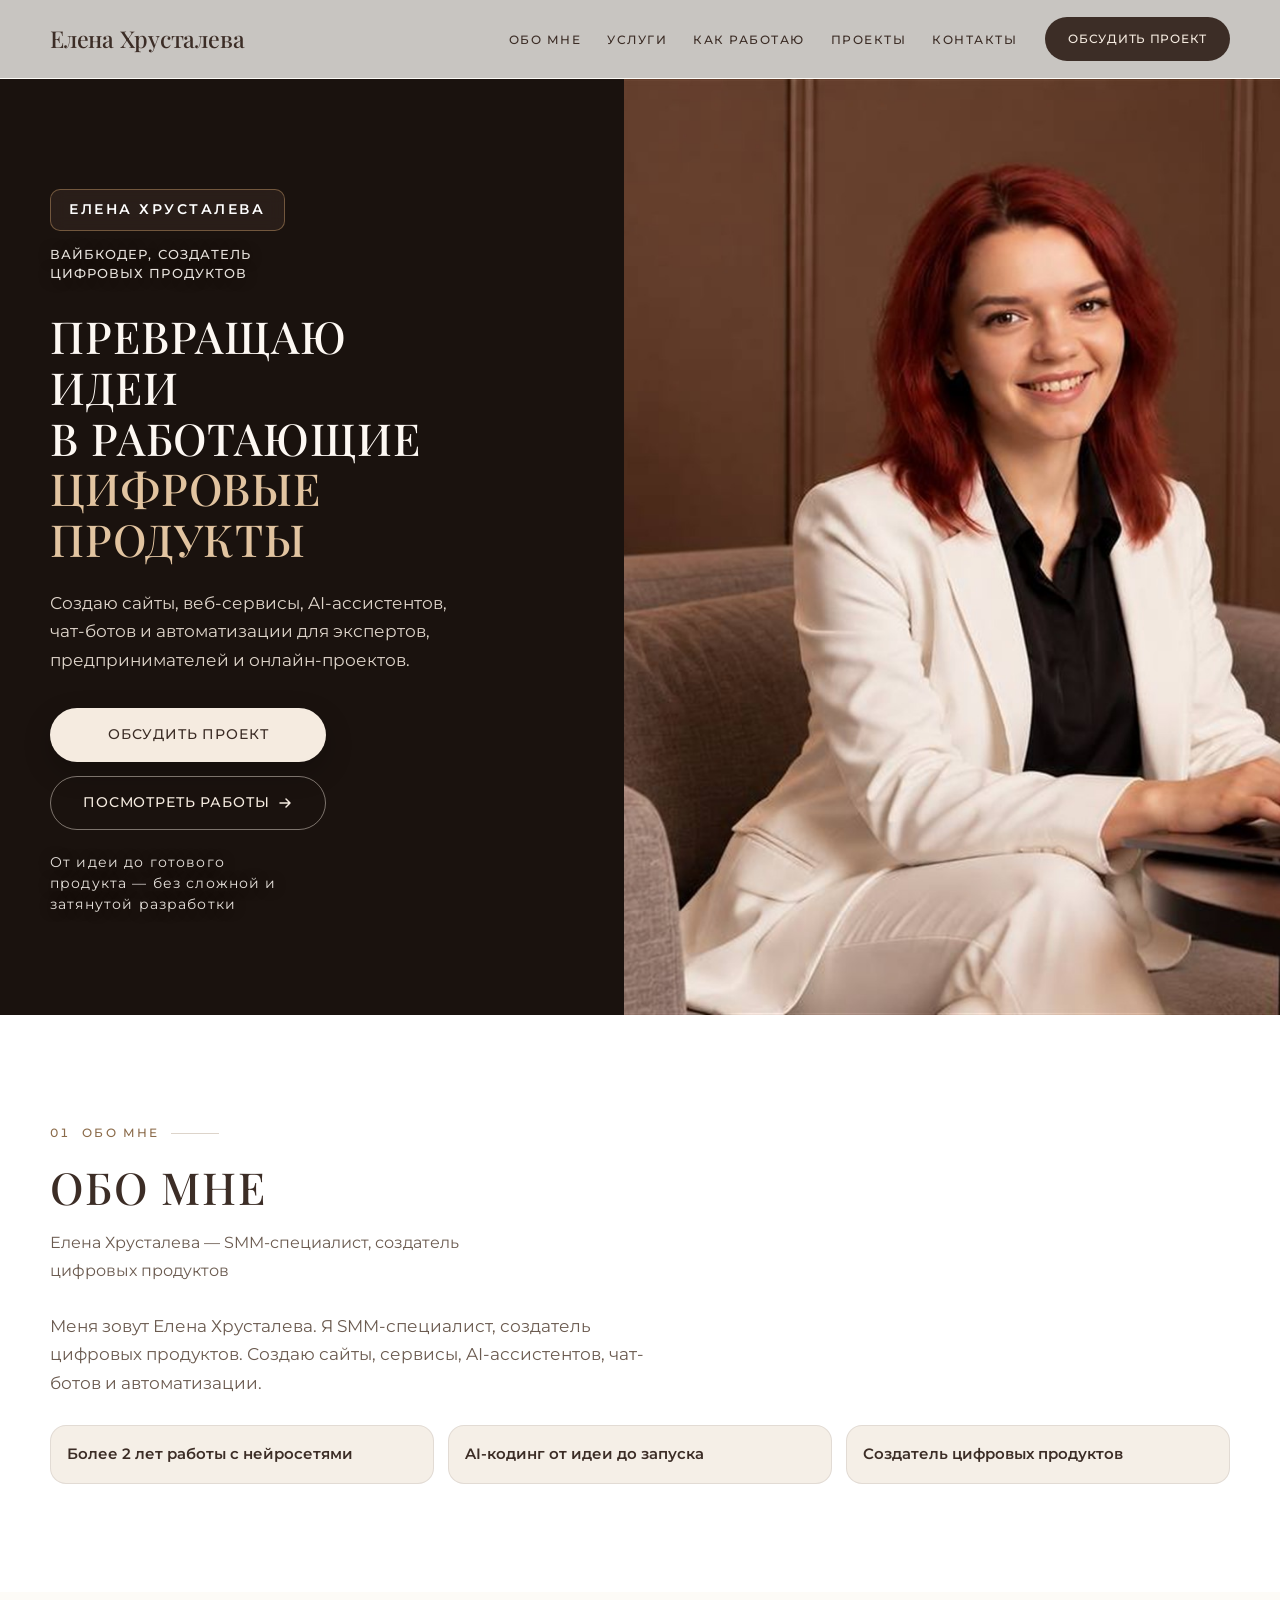
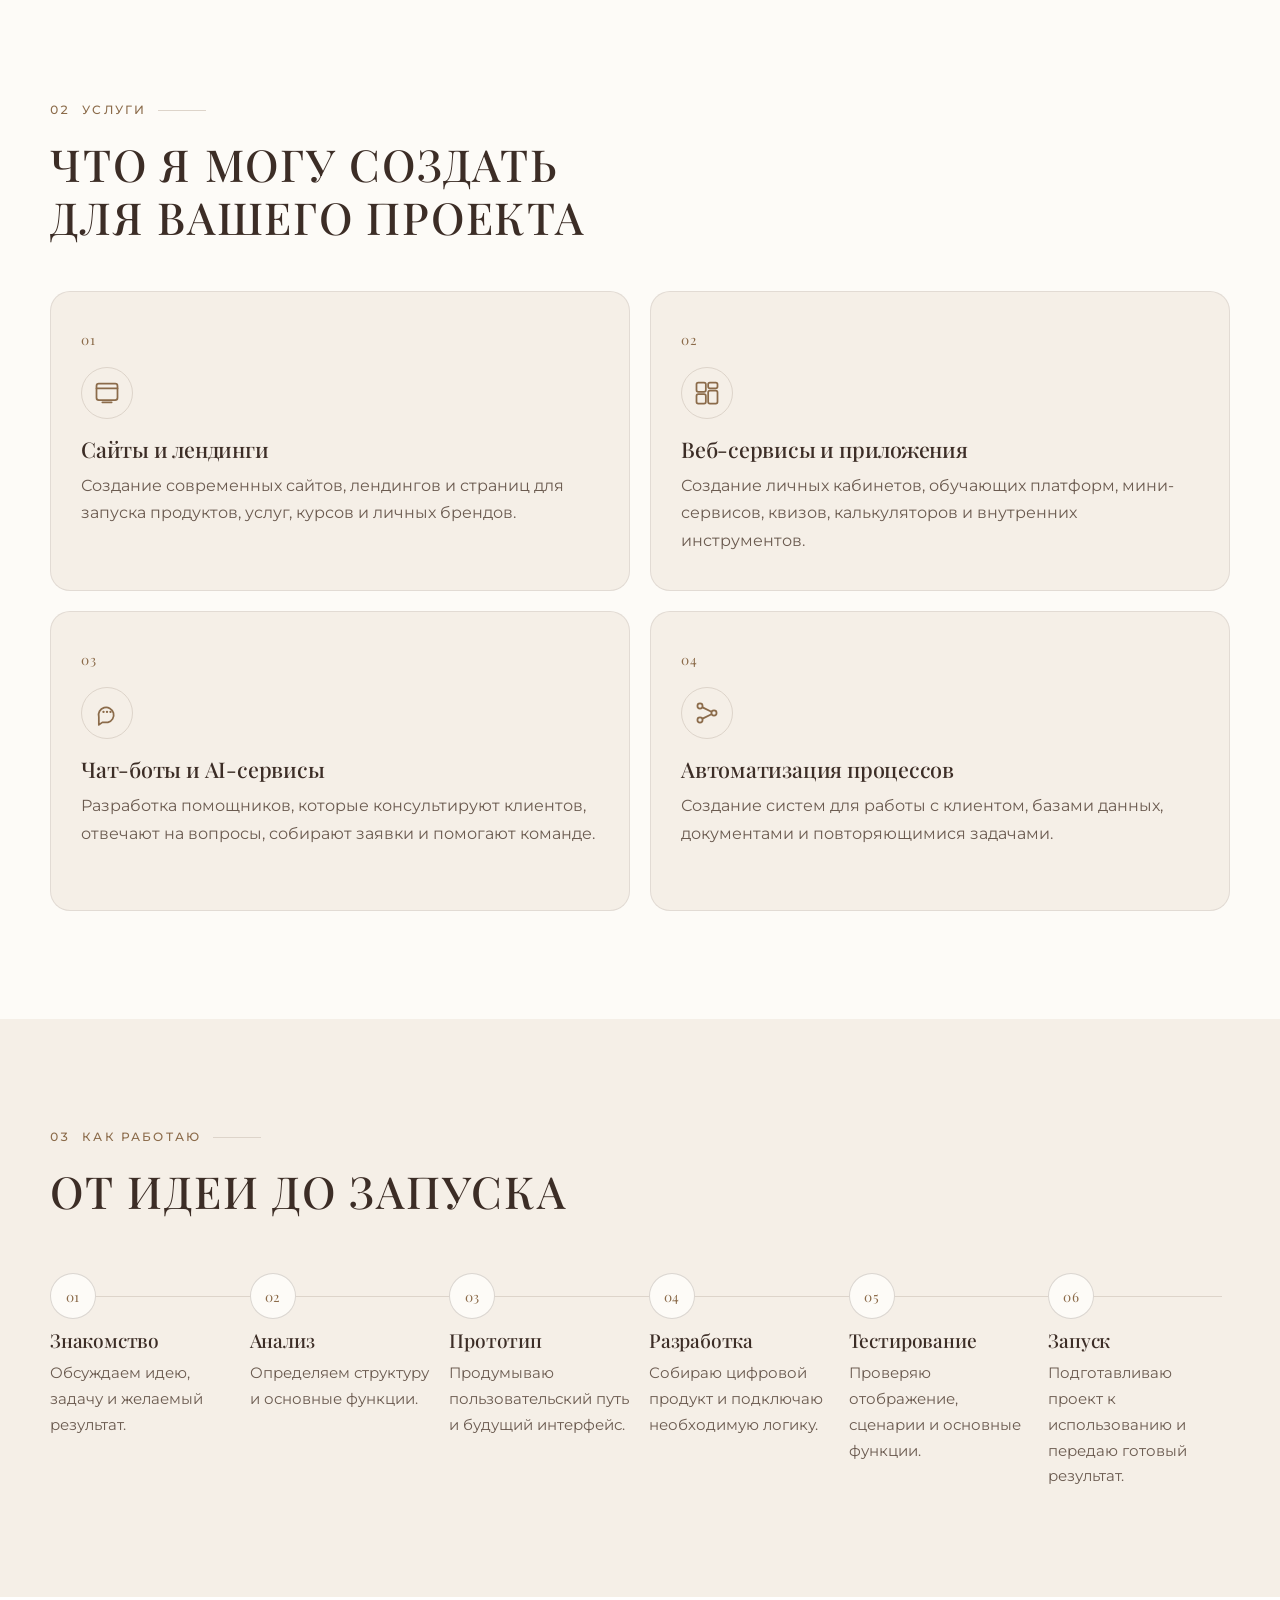
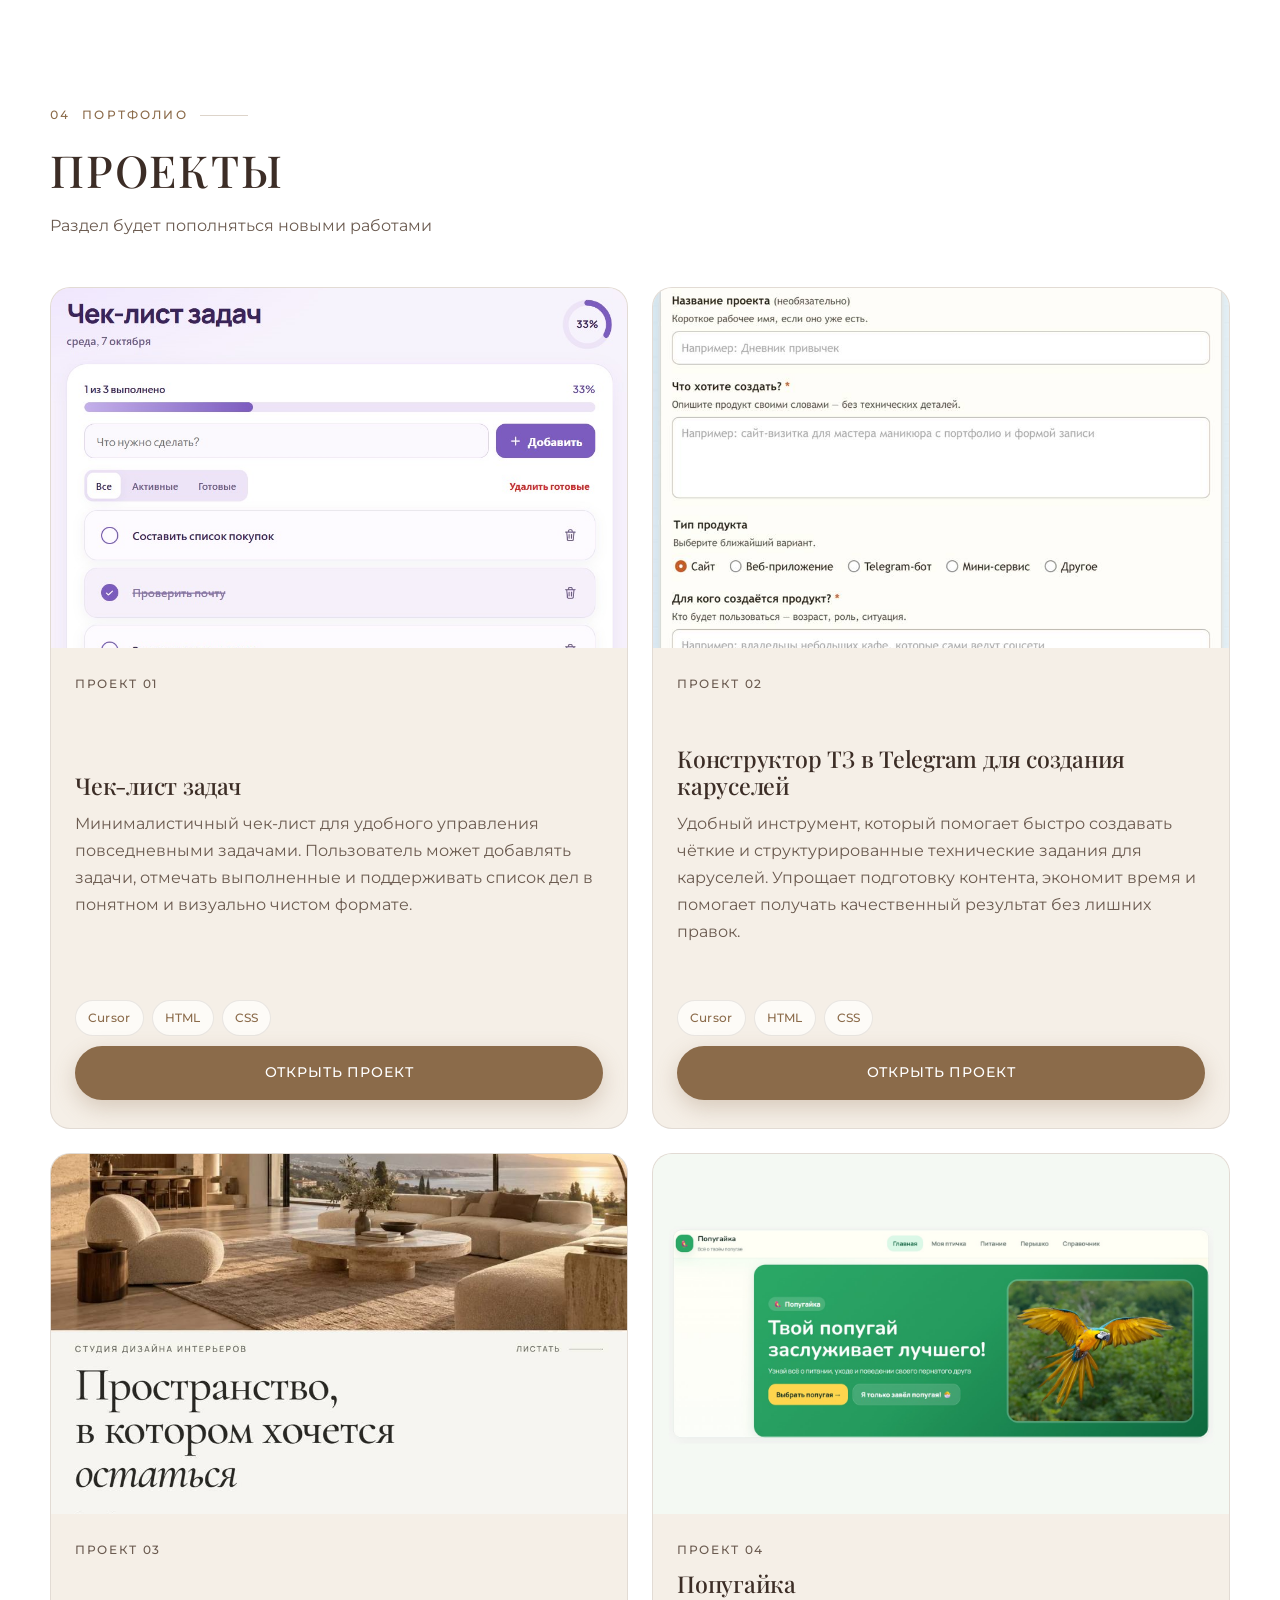
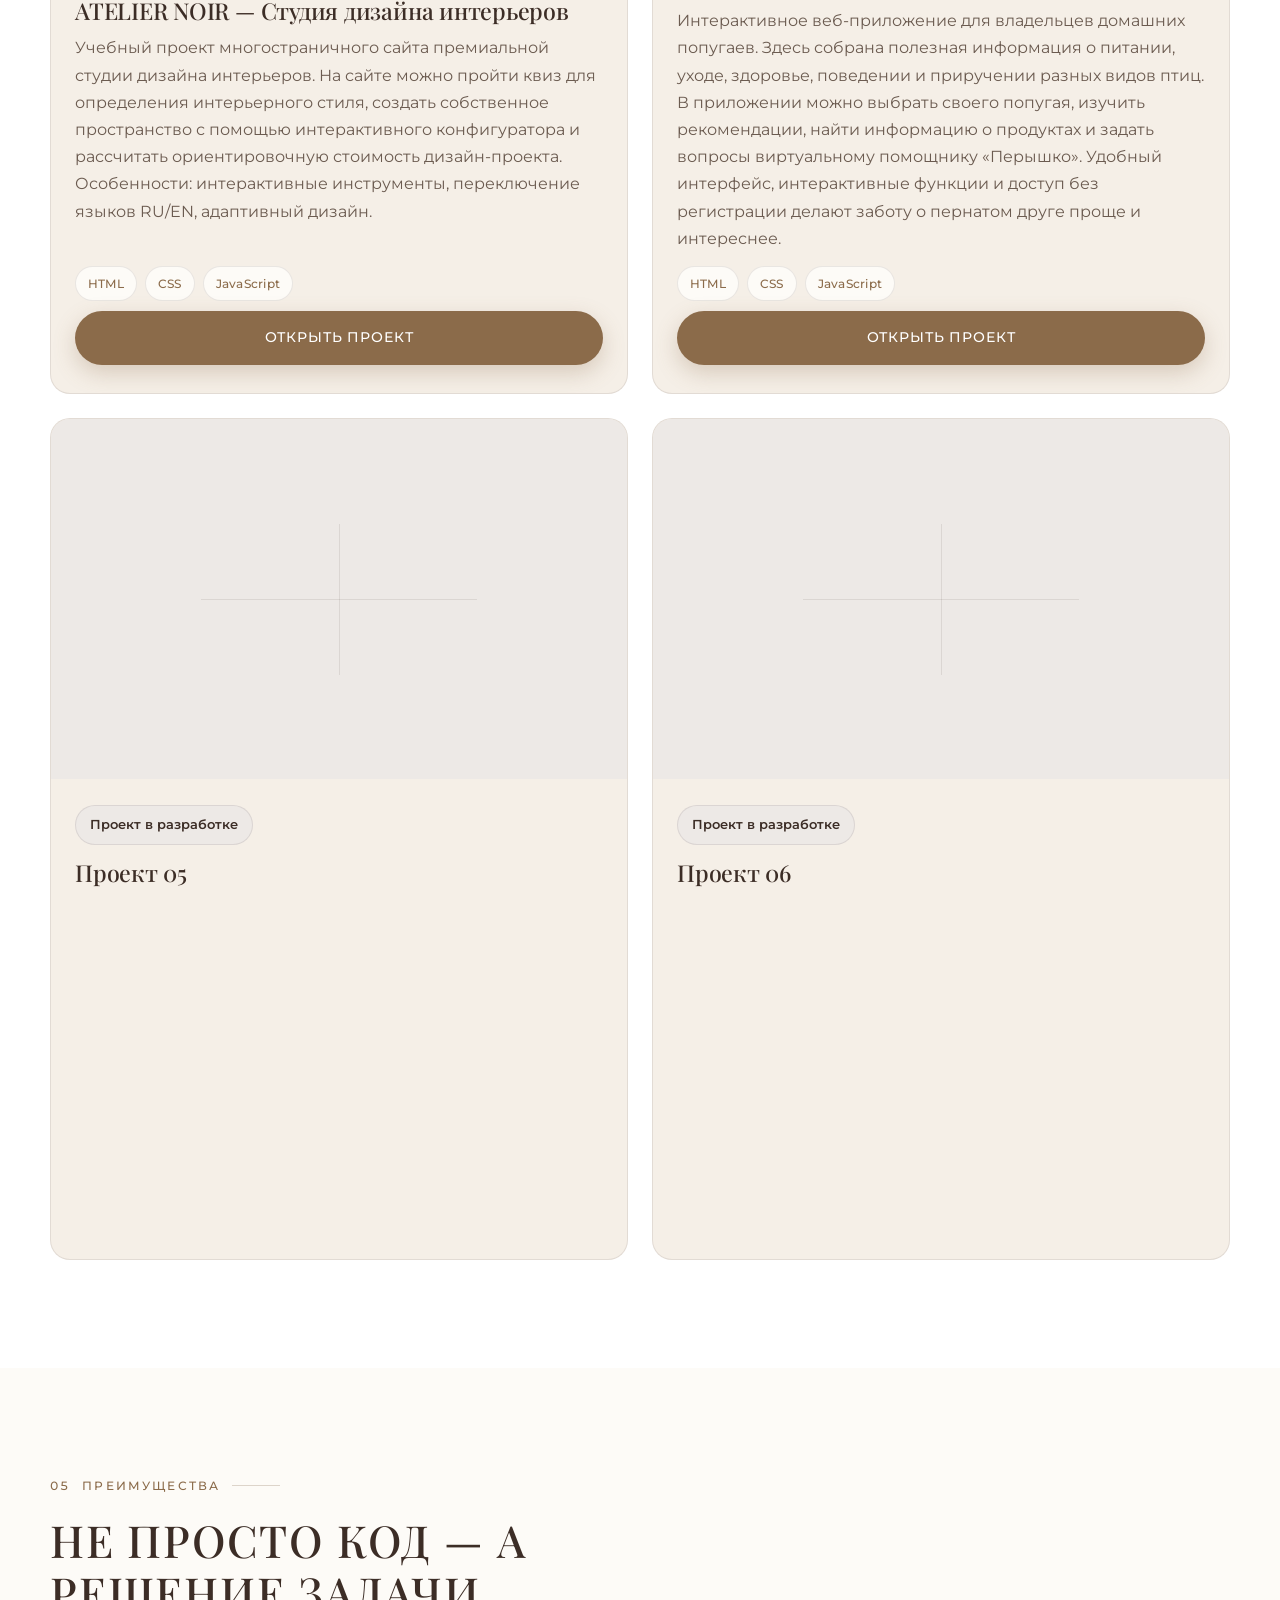
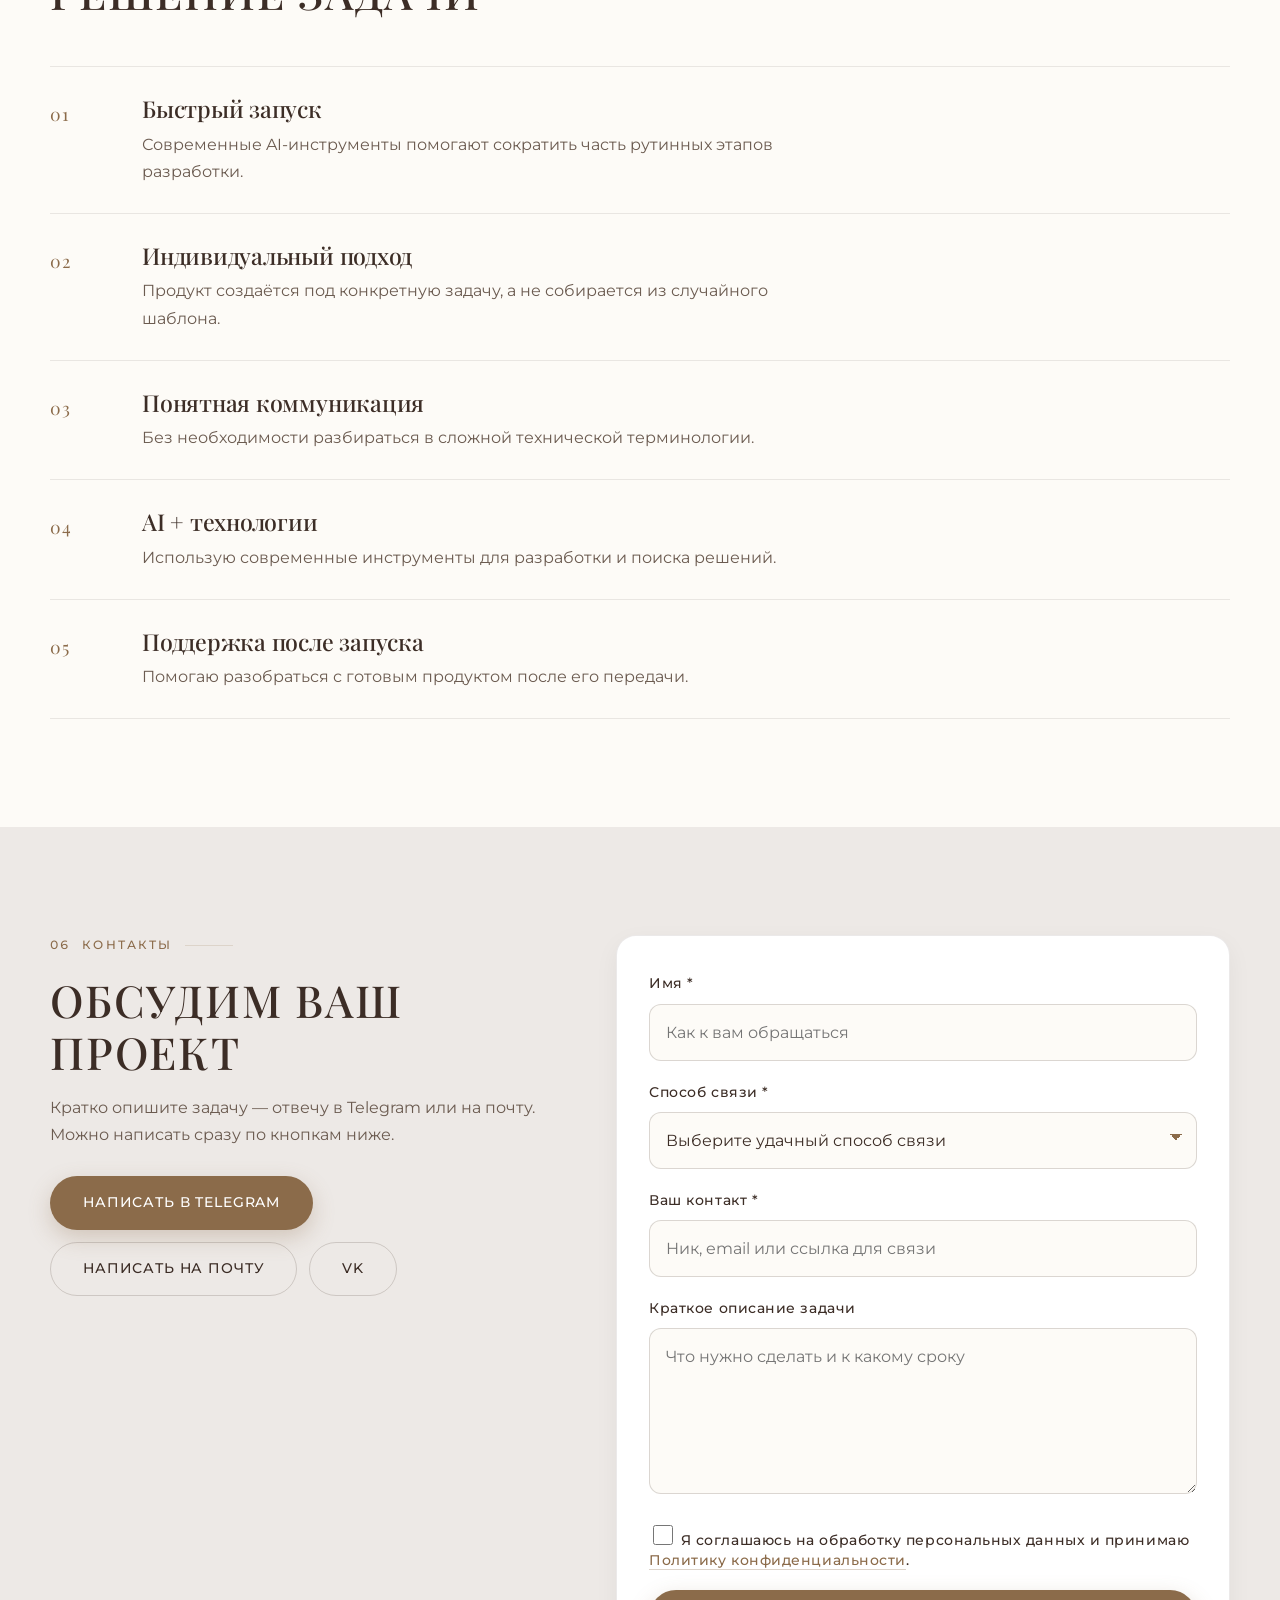
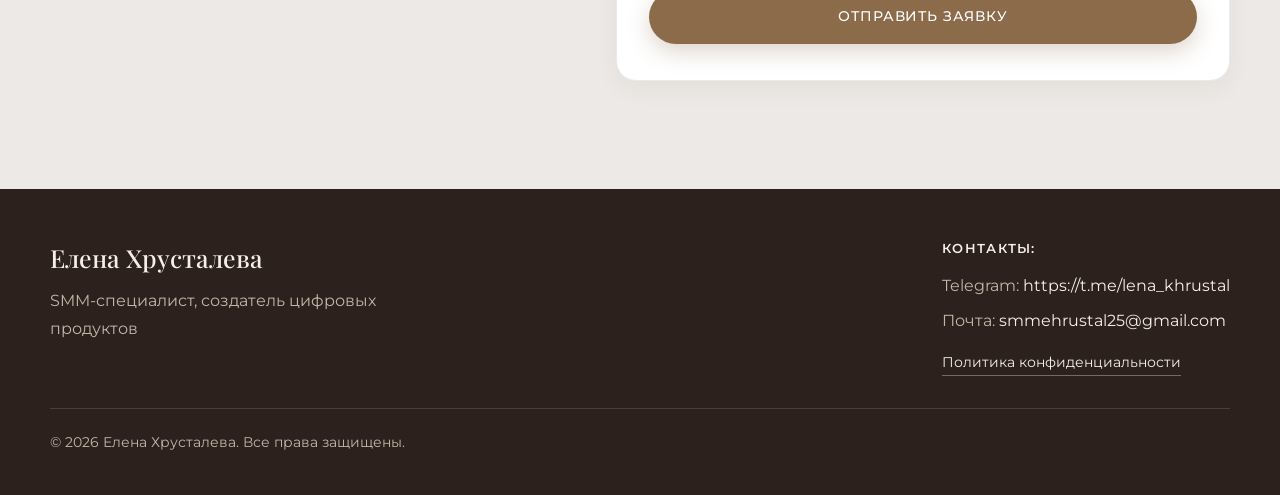
<file: index.html>
﻿<!DOCTYPE html>
<html lang="ru">
<head>
  <meta charset="UTF-8">
  <meta name="viewport" content="width=device-width, initial-scale=1, viewport-fit=cover">

  <title>Елена Хрусталева - сайты, AI, автоматизации</title>
  <meta name="description" content="Создание сайтов, веб-сервисов, AI-ассистентов, чат-ботов и автоматизаций для экспертов, предпринимателей и онлайн-проектов.">
  <meta name="author" content="Елена Хрусталева">
  <meta name="theme-color" content="#FDFBF7">

  <!-- Open Graph — превью при отправке ссылки -->
  <meta property="og:type" content="website">
  <meta property="og:locale" content="ru_RU">
  <meta property="og:title" content="Елена Хрусталева - цифровые продукты с помощью AI">
  <meta property="og:description" content="Сайты, сервисы, AI-ассистенты, чат-боты и автоматизации для экспертов и бизнеса.">
  <!-- Рекомендация: позже добавить og:image — изображение превью 1200 × 630 пикселей -->

  <link rel="icon" href="data:image/svg+xml,%3Csvg xmlns='http://www.w3.org/2000/svg' viewBox='0 0 32 32'%3E%3Crect width='32' height='32' rx='8' fill='%238B6B4A'/%3E%3Ctext x='16' y='22' text-anchor='middle' font-family='Georgia, serif' font-size='16' fill='%23FDFBF7'%3EL%3C/text%3E%3C/svg%3E">

  <!-- Шрифты: Playfair Display — заголовки, Montserrat — текст и интерфейс -->
  <link rel="preconnect" href="https://fonts.googleapis.com">
  <link rel="preconnect" href="https://fonts.gstatic.com" crossorigin>
  <link href="https://fonts.googleapis.com/css2?family=Playfair+Display:wght@400;500;600;700&family=Montserrat:wght@300;400;500;600;700&display=swap" rel="stylesheet">
  <link rel="stylesheet" href="styles.css?v=ux-20261027">
  <style>
    /* Hero fullscreen 16:9 — шапка: серый фон + шоколадный текст */
    body:has(.hero--bleed) .header:not(.is-scrolled) {
      border-bottom-color: transparent;
    }

    body:has(.hero--bleed) .header:not(.is-scrolled)::before {
      background: rgba(196, 192, 188, 0.92);
      backdrop-filter: blur(12px);
      -webkit-backdrop-filter: blur(12px);
      box-shadow: none;
    }

    body:has(.hero--bleed) .header:not(.is-scrolled) .logo__name,
    body:has(.hero--bleed) .header:not(.is-scrolled) .nav__link {
      color: #3c2d26;
    }

    body:has(.hero--bleed) .header:not(.is-scrolled) .nav__link::after {
      background: #8b6b4a;
    }

    body:has(.hero--bleed) .header:not(.is-scrolled) .burger__line {
      background: #3c2d26;
    }

    body:has(.hero--bleed) .header:not(.is-scrolled) .header__cta {
      background: #3c2d26;
      color: #f5ebe0;
      box-shadow: none;
    }

    body:has(.hero--bleed) .header:not(.is-scrolled) .header__cta:hover {
      background: #2c211c;
    }

    .hero--bleed {
      position: relative;
      isolation: isolate;
      min-height: min(100vh, 100dvh);
      min-height: 100svh;
      display: grid;
      grid-template-columns: minmax(0, 1fr) minmax(0, 1.05fr);
      align-items: stretch;
      padding: 0;
      background-color: #1a120e;
      color: #f5ebe0;
      overflow: hidden;
    }

    .hero--bleed .hero__grid {
      position: relative;
      z-index: 1;
      display: flex;
      align-items: center;
      width: auto;
      max-width: none;
      margin: 0;
      padding:
        calc(var(--header-h) + 32px)
        40px
        72px
        max(40px, calc((100vw - var(--container)) / 2));
      background:
        linear-gradient(
          90deg,
          #1a120e 0%,
          #1a120e 72%,
          rgba(26, 18, 14, 0.55) 88%,
          rgba(26, 18, 14, 0) 100%
        );
    }

    .hero--bleed .hero__content {
      max-width: 26rem;
      margin-right: auto;
      min-width: 0;
    }

    .hero--bleed .hero__portrait {
      position: relative;
      z-index: 0;
      margin: 0;
      min-height: 100%;
      overflow: hidden;
      background: #2c211c;
    }

    .hero--bleed .hero__portrait img {
      display: block;
      width: 100%;
      height: 100%;
      object-fit: cover;
      object-position: 42% 20%;
    }

    .hero--bleed .hero__name {
      display: inline-block;
      margin: 0 0 14px;
      padding: 8px 18px;
      color: #ffffff;
      text-shadow: none;
      background: rgba(60, 45, 38, 0.48);
      border: 1.5px solid rgba(139, 107, 74, 0.75);
      border-radius: 10px;
      backdrop-filter: blur(8px);
      -webkit-backdrop-filter: blur(8px);
    }

    .hero--bleed .eyebrow,
    .hero--bleed .hero__note {
      color: rgba(253, 248, 243, 0.9);
      margin-bottom: 28px;
      text-shadow: 0 1px 12px rgba(24, 16, 12, 0.55);
      letter-spacing: 0.08em;
      white-space: normal;
      max-width: 28ch;
      line-height: 1.45;
    }

    .hero--bleed h1 {
      color: #fdf8f3;
      text-transform: uppercase;
      letter-spacing: 0.02em;
      font-size: clamp(1.75rem, 1rem + 2.2vw, 3rem);
      white-space: normal;
      margin-top: 0;
      max-width: 100%;
      overflow-wrap: anywhere;
      line-height: 1.15;
    }

    .hero--bleed .accent {
      color: #e2c4a0;
    }

    .hero--bleed .hero__lead {
      color: rgba(245, 235, 224, 0.9);
      max-width: 40ch;
    }

    .hero--bleed .hero__photo {
      display: none;
    }

    .hero--bleed .hero__actions {
      flex-direction: column;
      align-items: stretch;
      width: max-content;
      max-width: 100%;
    }

    .hero--bleed .hero__actions .btn {
      width: 100%;
      justify-content: center;
      box-sizing: border-box;
    }

    .hero--bleed .btn--primary {
      background: #f5ebe0;
      color: #3c2d26;
      box-shadow: 0 10px 28px rgba(0, 0, 0, 0.22);
    }

    .hero--bleed .btn--primary:hover {
      background: #e8ddd2;
      color: #2c211c;
    }

    .hero--bleed .btn--secondary {
      background: transparent;
      color: #f5ebe0;
      border-color: rgba(245, 235, 224, 0.45);
    }

    .hero--bleed .btn--secondary:hover {
      background: rgba(245, 235, 224, 0.12);
      box-shadow: none;
    }

    /* Мобильный hero: фото сверху, текст и кнопки ниже фото */
    @media (max-width: 900px) {
      .hero--bleed {
        display: flex;
        flex-direction: column;
        align-items: stretch;
        grid-template-columns: none;
        min-height: 0;
        padding: 0 0 calc(28px + env(safe-area-inset-bottom, 0px));
        background-image: none;
        background-color: #1a120e;
      }

      .hero--bleed .hero__portrait {
        display: block;
        order: 1;
        position: relative;
        width: 100%;
        min-height: 0;
        /* Вертикальный портретный кадр */
        aspect-ratio: 3 / 4;
        max-height: min(68vh, 560px);
        background: #2c211c;
      }

      .hero--bleed .hero__portrait img {
        width: 100%;
        height: 100%;
        object-fit: cover;
        object-position: 46% 16%;
      }

      .hero--bleed .hero__grid {
        order: 2;
        display: block;
        width: min(100% - 40px, var(--container));
        margin: 0 auto;
        padding: 22px 0 0;
        background: none;
      }

      .hero--bleed .hero__content {
        max-width: 100%;
      }

      .hero--bleed .hero__name {
        margin-bottom: 10px;
        padding: 7px 14px;
      }

      .hero--bleed .eyebrow {
        margin-bottom: 14px;
        max-width: 28ch;
      }

      .hero--bleed h1 {
        font-size: clamp(1.55rem, 3.6vw, 2.2rem);
        margin-bottom: 12px;
      }

      .hero--bleed .hero__lead {
        margin-bottom: 18px;
      }

      /* Кнопки строго друг под другом: Обсудить → Посмотреть работы */
      .hero--bleed .hero__actions {
        display: flex;
        flex-direction: column;
        align-items: stretch;
        width: 100%;
        max-width: 100%;
        gap: 10px;
      }

      .hero--bleed .hero__actions .btn {
        width: 100%;
        max-width: 100%;
        min-height: 48px;
        box-sizing: border-box;
      }

      .hero--bleed .hero__note {
        margin-top: 14px;
        margin-bottom: 0;
        font-size: 0.82rem;
      }
    }

    @media (max-width: 640px) {
      .hero--bleed {
        padding-bottom: calc(22px + env(safe-area-inset-bottom, 0px));
      }

      .hero--bleed .hero__portrait {
        max-height: min(62vh, 520px);
        aspect-ratio: 3 / 4;
      }

      .hero--bleed .hero__grid {
        width: min(100% - 32px, var(--container));
        padding-top: 18px;
      }

      .hero--bleed .hero__name {
        margin-bottom: 8px;
        padding: 6px 12px;
        font-size: 0.78rem;
      }

      .hero--bleed .eyebrow {
        margin-bottom: 10px;
        font-size: 0.72rem;
        letter-spacing: 0.06em;
      }

      .hero--bleed .hero-break {
        display: none;
      }

      .hero--bleed h1 {
        font-size: clamp(1.35rem, 5.6vw, 1.7rem);
        line-height: 1.16;
        margin-bottom: 10px;
        white-space: normal;
      }

      .hero--bleed .hero__lead {
        display: block;
        font-size: 0.9rem;
        line-height: 1.4;
        margin-bottom: 14px;
      }

      .hero--bleed .hero__actions {
        gap: 10px;
        margin-top: 2px;
      }

      .hero--bleed .hero__actions .btn {
        min-height: 48px;
        padding-block: 14px;
      }

      .hero--bleed .hero__note {
        display: none;
      }
    }

    @media (max-width: 360px) {
      .hero--bleed .hero__grid {
        width: min(100% - 24px, var(--container));
      }

      .hero--bleed h1 {
        font-size: 1.28rem;
      }

      .hero--bleed .hero__actions .btn {
        min-height: 46px;
        padding-inline: 18px;
        font-size: 0.8rem;
      }
    }

    @media (max-width: 1100px) {
      body:has(.hero--bleed) .nav {
        background: var(--milk);
      }

      body:has(.hero--bleed) .nav .nav__link,
      body:has(.hero--bleed) .nav .header__cta {
        color: inherit;
      }

      body:has(.hero--bleed) .nav .header__cta {
        background: var(--brown);
        color: var(--white);
      }
    }
  </style>
</head>
<body>
  <!-- Пропуск для клавиатуры и скринридеров -->
  <a class="skip-link" href="#main">К содержимому</a>

  <!-- ========== HEADER ========== -->
  <header class="header" id="top">
    <div class="header__inner">
      <a class="logo" href="#top" aria-label="Елена Хрусталева — на главную">
        <span class="logo__name">Елена Хрусталева</span>
      </a>

      <nav class="nav" id="site-nav" aria-label="Основная навигация">
        <ul class="nav__list">
          <li><a class="nav__link" href="#about">Обо мне</a></li>
          <li><a class="nav__link" href="#services">Услуги</a></li>
          <li><a class="nav__link" href="#process">Как работаю</a></li>
          <li><a class="nav__link" href="#projects">Проекты</a></li>
          <li><a class="nav__link" href="#contact">Контакты</a></li>
        </ul>
        <a class="btn btn--primary header__cta" href="#contact">Обсудить проект</a>
      </nav>

      <button class="burger" type="button" aria-label="Открыть меню" aria-expanded="false" aria-controls="site-nav">
        <span class="burger__line"></span>
        <span class="burger__line"></span>
        <span class="burger__line"></span>
      </button>
    </div>
  </header>

  <div class="nav-overlay" hidden></div>

  <main id="main">
    <!-- ========== HERO ========== -->
    <section class="hero hero--bleed" aria-labelledby="hero-title">
      <p class="visually-hidden">Фотография специалиста: Елена Хрусталева за работой за ноутбуком</p>
      <div class="hero__grid">
        <div class="hero__content">
          <p class="hero__name">Елена Хрусталева</p>
          <p class="eyebrow">Вайбкодер, создатель цифровых продуктов</p>

          <h1 id="hero-title">
            Превращаю идеи<br>
            в работающие<br>
            <span class="accent">цифровые</span><br class="hero-break">
            <span class="accent">продукты</span>
          </h1>

          <p class="hero__lead">
            Создаю сайты, веб-сервисы, AI-ассистентов, чат-ботов и автоматизации для экспертов, предпринимателей и онлайн-проектов.
          </p>

          <div class="hero__actions">
            <a class="btn btn--primary" href="#contact">Обсудить проект</a>
            <a class="btn btn--secondary" href="#projects">
              Посмотреть работы
              <svg class="btn__arrow" width="16" height="16" viewBox="0 0 16 16" fill="none" aria-hidden="true">
                <path d="M3 8h10M9 4l4 4-4 4" stroke="currentColor" stroke-width="1.5" stroke-linecap="round" stroke-linejoin="round"/>
              </svg>
            </a>
          </div>

          <p class="hero__note">От идеи до готового продукта — без сложной и затянутой разработки</p>
        </div>
      </div>
      <figure class="hero__portrait" aria-hidden="true">
        <img src="hero-bg.jpg" alt="" decoding="async">
      </figure>
    </section>

    <!-- ========== ABOUT ========== -->
    <section class="section section--white" id="about" aria-labelledby="about-title">
      <div class="container">
        <p class="section-kicker"><span>01</span> Обо мне</p>
        <h2 id="about-title">Обо мне</h2>
        <p class="section-lead about__lead">Елена Хрусталева — SMM-специалист, создатель цифровых продуктов</p>

        <div class="about__content">
          <p class="about__text">
            Меня зовут Елена Хрусталева. Я SMM-специалист, создатель цифровых продуктов. Создаю сайты, сервисы, AI-ассистентов, чат-ботов и автоматизации.
          </p>

          <div class="about__facts">
            <article class="about__fact reveal">
              <p>Более 2 лет работы с нейросетями</p>
            </article>
            <article class="about__fact reveal">
              <p>AI-кодинг от идеи до запуска</p>
            </article>
            <article class="about__fact reveal">
              <p>Создатель цифровых продуктов</p>
            </article>
          </div>
        </div>
      </div>
    </section>

    <!-- ========== SERVICES ========== -->
    <section class="section section--milk" id="services" aria-labelledby="services-title">
      <div class="container">
        <p class="section-kicker"><span>02</span> Услуги</p>
        <h2 id="services-title">Что я могу создать для вашего проекта</h2>

        <div class="services-grid">
          <article class="card reveal">
            <span class="card__num">01</span>
            <div class="card__icon" aria-hidden="true">
              <svg width="28" height="28" viewBox="0 0 24 24" fill="none">
                <rect x="3" y="4" width="18" height="14" rx="2" stroke="currentColor" stroke-width="1.5"/>
                <path d="M3 8h18M8 20h8" stroke="currentColor" stroke-width="1.5" stroke-linecap="round"/>
              </svg>
            </div>
            <h3>Сайты и лендинги</h3>
            <p>Создание современных сайтов, лендингов и страниц для запуска продуктов, услуг, курсов и личных брендов.</p>
          </article>

          <article class="card reveal">
            <span class="card__num">02</span>
            <div class="card__icon" aria-hidden="true">
              <svg width="28" height="28" viewBox="0 0 24 24" fill="none">
                <rect x="3" y="3" width="8" height="8" rx="1.5" stroke="currentColor" stroke-width="1.5"/>
                <rect x="13" y="3" width="8" height="5" rx="1.5" stroke="currentColor" stroke-width="1.5"/>
                <rect x="13" y="10" width="8" height="11" rx="1.5" stroke="currentColor" stroke-width="1.5"/>
                <rect x="3" y="13" width="8" height="8" rx="1.5" stroke="currentColor" stroke-width="1.5"/>
              </svg>
            </div>
            <h3>Веб-сервисы и приложения</h3>
            <p>Создание личных кабинетов, обучающих платформ, мини-сервисов, квизов, калькуляторов и внутренних инструментов.</p>
          </article>

          <article class="card reveal">
            <span class="card__num">03</span>
            <div class="card__icon" aria-hidden="true">
              <svg width="28" height="28" viewBox="0 0 24 24" fill="none">
                <path d="M5 15.5A6.5 6.5 0 1 1 12.8 20H8l-3 2.2v-6.7Z" stroke="currentColor" stroke-width="1.5" stroke-linejoin="round"/>
                <path d="M9 11h.01M12 11h.01M15 11h.01" stroke="currentColor" stroke-width="2" stroke-linecap="round"/>
              </svg>
            </div>
            <h3>Чат-боты и AI-сервисы</h3>
            <p>Разработка помощников, которые консультируют клиентов, отвечают на вопросы, собирают заявки и помогают команде.</p>
          </article>

          <article class="card reveal">
            <span class="card__num">04</span>
            <div class="card__icon" aria-hidden="true">
              <svg width="28" height="28" viewBox="0 0 24 24" fill="none">
                <circle cx="6" cy="6" r="2.2" stroke="currentColor" stroke-width="1.5"/>
                <circle cx="18" cy="12" r="2.2" stroke="currentColor" stroke-width="1.5"/>
                <circle cx="6" cy="18" r="2.2" stroke="currentColor" stroke-width="1.5"/>
                <path d="M8.2 7.2 15.8 11M8.2 16.8 15.8 13" stroke="currentColor" stroke-width="1.5"/>
              </svg>
            </div>
            <h3>Автоматизация процессов</h3>
            <p>Создание систем для работы с клиентом, базами данных, документами и повторяющимися задачами.</p>
          </article>
        </div>
      </div>
    </section>

    <!-- ========== PROCESS ========== -->
    <section class="section section--beige" id="process" aria-labelledby="process-title">
      <div class="container">
        <p class="section-kicker"><span>03</span> Как работаю</p>
        <h2 id="process-title">От идеи до запуска</h2>

        <ol class="timeline">
          <li class="timeline__item reveal">
            <span class="timeline__num">01</span>
            <h3>Знакомство</h3>
            <p>Обсуждаем идею, задачу и желаемый результат.</p>
          </li>
          <li class="timeline__item reveal">
            <span class="timeline__num">02</span>
            <h3>Анализ</h3>
            <p>Определяем структуру и основные функции.</p>
          </li>
          <li class="timeline__item reveal">
            <span class="timeline__num">03</span>
            <h3>Прототип</h3>
            <p>Продумываю пользовательский путь и будущий интерфейс.</p>
          </li>
          <li class="timeline__item reveal">
            <span class="timeline__num">04</span>
            <h3>Разработка</h3>
            <p>Собираю цифровой продукт и подключаю необходимую логику.</p>
          </li>
          <li class="timeline__item reveal">
            <span class="timeline__num">05</span>
            <h3>Тестирование</h3>
            <p>Проверяю отображение, сценарии и основные функции.</p>
          </li>
          <li class="timeline__item reveal">
            <span class="timeline__num">06</span>
            <h3>Запуск</h3>
            <p>Подготавливаю проект к использованию и передаю готовый результат.</p>
          </li>
        </ol>
      </div>
    </section>

    <!-- ========== PROJECTS ========== -->
    <section class="section section--white" id="projects" aria-labelledby="projects-title">
      <div class="container">
        <p class="section-kicker"><span>04</span> Портфолио</p>
        <h2 id="projects-title">Проекты</h2>
        <p class="section-lead">Раздел будет пополняться новыми работами</p>

        <div class="projects-grid">

          <!-- PROJECT 1 -->
          <article class="project-card reveal">
            <a class="project-card__media" href="https://khrustal25.github.io/task-checklist/" aria-label="Открыть Чек-лист задач">
              <img
                src="project-01.jpg"
                alt="Чек-лист задач — веб-приложение"
                width="1200"
                height="825"
              >
            </a>
            <div class="project-card__body">
              <p class="project-card__cat">Проект 01</p>
              <h3>Чек-лист задач</h3>
              <p>Минималистичный чек-лист для удобного управления повседневными задачами. Пользователь может добавлять задачи, отмечать выполненные и поддерживать список дел в понятном и визуально чистом формате.</p>
              <ul class="project-card__tools" aria-label="Инструменты">
                <li>Cursor</li>
                <li>HTML</li>
                <li>CSS</li>
              </ul>
              <a class="btn btn--primary" href="https://khrustal25.github.io/task-checklist/">Открыть проект</a>
            </div>
          </article>

          <!-- PROJECT 2 -->
          <article class="project-card reveal">
            <div class="project-card__media">
              <img
                src="project-02.jpg"
                alt="Конструктор ТЗ в Telegram для создания каруселей"
                width="1200"
                height="825"
              >
            </div>
            <div class="project-card__body">
              <p class="project-card__cat">Проект 02</p>
              <h3>Конструктор ТЗ в Telegram для создания каруселей</h3>
              <p>Удобный инструмент, который помогает быстро создавать чёткие и структурированные технические задания для каруселей. Упрощает подготовку контента, экономит время и помогает получать качественный результат без лишних правок.</p>
              <ul class="project-card__tools" aria-label="Инструменты">
                <li>Cursor</li>
                <li>HTML</li>
                <li>CSS</li>
              </ul>
              <a class="btn btn--primary" href="https://khrustal25.github.io/konstruktor-tz/">Открыть проект</a>
            </div>
          </article>

          <!-- PROJECT 3 -->
          <article class="project-card reveal">
            <a class="project-card__media" href="https://khrustal25.github.io/ATELIER-NOIR-site/" aria-label="Открыть ATELIER NOIR">
              <img
                src="project-03.jpg"
                alt="ATELIER NOIR — студия дизайна интерьеров"
                width="1200"
                height="825"
              >
            </a>
            <div class="project-card__body">
              <p class="project-card__cat">Проект 03</p>
              <h3>ATELIER NOIR — Студия дизайна интерьеров</h3>
              <p>Учебный проект многостраничного сайта премиальной студии дизайна интерьеров. На сайте можно пройти квиз для определения интерьерного стиля, создать собственное пространство с помощью интерактивного конфигуратора и рассчитать ориентировочную стоимость дизайн-проекта. Особенности: интерактивные инструменты, переключение языков RU/EN, адаптивный дизайн.</p>
              <ul class="project-card__tools" aria-label="Инструменты">
                <li>HTML</li>
                <li>CSS</li>
                <li>JavaScript</li>
              </ul>
              <a class="btn btn--primary" href="https://khrustal25.github.io/ATELIER-NOIR-site/">Открыть проект</a>
            </div>
          </article>

          <!-- PROJECT 4 -->
          <article class="project-card reveal">
            <a class="project-card__media" href="https://khrustal25.github.io/popugaika/" aria-label="Открыть Попугайку">
              <img
                src="project-04.jpg?v=cover2"
                alt="Попугайка — приложение для владельцев домашних попугаев"
                width="1600"
                height="1000"
              >
            </a>
            <div class="project-card__body">
              <p class="project-card__cat">Проект 04</p>
              <h3>Попугайка</h3>
              <p>Интерактивное веб-приложение для владельцев домашних попугаев. Здесь собрана полезная информация о питании, уходе, здоровье, поведении и приручении разных видов птиц. В приложении можно выбрать своего попугая, изучить рекомендации, найти информацию о продуктах и задать вопросы виртуальному помощнику «Перышко». Удобный интерфейс, интерактивные функции и доступ без регистрации делают заботу о пернатом друге проще и интереснее.</p>
              <ul class="project-card__tools" aria-label="Инструменты">
                <li>HTML</li>
                <li>CSS</li>
                <li>JavaScript</li>
              </ul>
              <a class="btn btn--primary" href="https://khrustal25.github.io/popugaika/">Открыть проект</a>
            </div>
          </article>

          <!-- PROJECT 5 -->
          <article class="project-card project-card--soon reveal">
            <div class="project-card__media">
              <div class="project-placeholder" aria-hidden="true"></div>
            </div>
            <div class="project-card__body">
              <span class="project-card__status">Проект в разработке</span>
              <h3>Проект 05</h3>
            </div>
          </article>

          <!-- PROJECT 6 -->
          <article class="project-card project-card--soon reveal">
            <div class="project-card__media">
              <div class="project-placeholder" aria-hidden="true"></div>
            </div>
            <div class="project-card__body">
              <span class="project-card__status">Проект в разработке</span>
              <h3>Проект 06</h3>
            </div>
          </article>

        </div>
      </div>
    </section>

    <!-- ========== ADVANTAGES ========== -->
    <section class="section section--milk" id="advantages" aria-labelledby="advantages-title">
      <div class="container">
        <p class="section-kicker"><span>05</span> Преимущества</p>
        <h2 id="advantages-title">Не просто код — а решение задачи</h2>

        <ul class="advantages">
          <li class="advantage reveal">
            <span class="advantage__num">01</span>
            <div>
              <h3>Быстрый запуск</h3>
              <p>Современные AI-инструменты помогают сократить часть рутинных этапов разработки.</p>
            </div>
          </li>
          <li class="advantage reveal">
            <span class="advantage__num">02</span>
            <div>
              <h3>Индивидуальный подход</h3>
              <p>Продукт создаётся под конкретную задачу, а не собирается из случайного шаблона.</p>
            </div>
          </li>
          <li class="advantage reveal">
            <span class="advantage__num">03</span>
            <div>
              <h3>Понятная коммуникация</h3>
              <p>Без необходимости разбираться в сложной технической терминологии.</p>
            </div>
          </li>
          <li class="advantage reveal">
            <span class="advantage__num">04</span>
            <div>
              <h3>AI + технологии</h3>
              <p>Использую современные инструменты для разработки и поиска решений.</p>
            </div>
          </li>
          <li class="advantage reveal">
            <span class="advantage__num">05</span>
            <div>
              <h3>Поддержка после запуска</h3>
              <p>Помогаю разобраться с готовым продуктом после его передачи.</p>
            </div>
          </li>
        </ul>
      </div>
    </section>

    <!-- ========== CONTACT FORM ========== -->
    <section class="section section--sand" id="contact" aria-labelledby="contact-title">
      <div class="container contact-wrap">
        <div class="contact-intro">
          <p class="section-kicker"><span>06</span> Контакты</p>
          <h2 id="contact-title">Обсудим ваш проект</h2>
          <p class="section-lead">
            Кратко опишите задачу — отвечу в Telegram или на почту. Можно написать сразу по кнопкам ниже.
          </p>

          <div class="contact-actions">
            <a class="btn btn--primary" href="https://t.me/lena_khrustal" target="_blank" rel="noopener noreferrer">Написать в Telegram</a>
            <a class="btn btn--secondary" href="mailto:smmehrustal25@gmail.com?subject=%D0%97%D0%B0%D1%8F%D0%B2%D0%BA%D0%B0%20%D1%81%20%D1%81%D0%B0%D0%B9%D1%82%D0%B0">Написать на почту</a>
            <a class="btn btn--secondary" href="https://vk.ru/smmidizayn" target="_blank" rel="noopener noreferrer">VK</a>
          </div>
        </div>

        <form class="form" id="lead-form" novalidate>
          <div class="form__field">
            <label for="name">Имя *</label>
            <input id="name" name="name" type="text" autocomplete="name" placeholder="Как к вам обращаться" required>
            <p class="form__error" id="name-error" hidden>Пожалуйста, укажите имя</p>
          </div>

          <div class="form__field">
            <label for="contact-method">Способ связи *</label>
            <select id="contact-method" name="contact-method" required>
              <option value="" selected disabled>Выберите удачный способ связи</option>
              <option value="Telegram">Telegram</option>
              <option value="Email">Email</option>
              <option value="VK">VK</option>
            </select>
            <p class="form__error" id="method-error" hidden>Выберите способ связи</p>
          </div>

          <div class="form__field">
            <label for="contact-value">Ваш контакт *</label>
            <input id="contact-value" name="contact" type="text" autocomplete="off" placeholder="Ник, email или ссылка для связи" required>
            <p class="form__error" id="contact-error" hidden>Укажите контакт для связи</p>
          </div>

          <div class="form__field">
            <label for="task">Краткое описание задачи</label>
            <textarea id="task" name="task" rows="5" placeholder="Что нужно сделать и к какому сроку"></textarea>
          </div>

          <div class="form__field form__field--consent">
            <label class="form__consent" for="privacy-consent">
              <input id="privacy-consent" name="privacy" type="checkbox" required>
              <span>
                Я соглашаюсь на обработку персональных данных и принимаю
                <a href="privacy.html" onclick="event.stopPropagation()">Политику конфиденциальности</a>.
              </span>
            </label>
            <p class="form__error" id="consent-error" hidden>Нужно согласие на обработку персональных данных</p>
          </div>

          <button class="btn btn--primary btn--full" type="submit">Отправить заявку</button>
        </form>

        <div class="form-success" id="form-success" hidden aria-live="polite">
          <h3 tabindex="-1">Письмо подготовлено</h3>
          <p>Если почтовая программа не открылась, напишите мне в Telegram.</p>
          <div class="contact-actions">
            <a class="btn btn--primary" href="https://t.me/lena_khrustal" target="_blank" rel="noopener noreferrer">Написать в Telegram</a>
            <button class="btn btn--secondary" type="button" id="form-success-close">Закрыть</button>
          </div>
        </div>
      </div>
    </section>
  </main>

  <!-- ========== FOOTER ========== -->
  <footer class="footer">
    <div class="container footer__grid">
      <div class="footer__brand">
        <p class="footer__title">Елена Хрусталева</p>
        <p class="footer__meta">SMM-специалист, создатель цифровых продуктов</p>
      </div>

      <div class="footer__contacts">
        <p class="footer__label">Контакты:</p>
        <p class="footer__row">
          Telegram:
          <a href="https://t.me/lena_khrustal" target="_blank" rel="noopener noreferrer">https://t.me/lena_khrustal</a>
        </p>
        <p class="footer__row">
          Почта:
          <a href="mailto:smmehrustal25@gmail.com">smmehrustal25@gmail.com</a>
        </p>
        <a class="footer__privacy" href="privacy.html">Политика конфиденциальности</a>
      </div>
    </div>

    <div class="container">
      <p class="footer__copy">
        © <span id="footer-year"></span> Елена Хрусталева. Все права защищены.
      </p>
    </div>
  </footer>

  <script>
/* =========================================================
   Поведение сайта: меню, плавный скролл, анимации, форма
   Комментарии рассчитаны на новичка
   ========================================================= */

(function () {
  const header = document.querySelector(".header");
  const nav = document.querySelector("#site-nav");
  const burger = document.querySelector(".burger");
  const overlay = document.querySelector(".nav-overlay");
  const form = document.querySelector("#lead-form");
  const success = document.querySelector("#form-success");
  const prefersReduced = window.matchMedia("(prefers-reduced-motion: reduce)").matches;

  /* ----- Header при прокрутке ----- */
  function onScroll() {
    header.classList.toggle("is-scrolled", window.scrollY > 8);
  }

  onScroll();
  window.addEventListener("scroll", onScroll, { passive: true });

  /* ----- Мобильное меню ----- */
  function setMobileNavA11y(isOpen) {
    if (!nav) return;
    if (isMobileNav()) {
      if (isOpen) {
        nav.removeAttribute("aria-hidden");
        nav.querySelectorAll("a").forEach(function (link) {
          link.removeAttribute("tabindex");
        });
      } else {
        nav.setAttribute("aria-hidden", "true");
        nav.querySelectorAll("a").forEach(function (link) {
          link.setAttribute("tabindex", "-1");
        });
      }
    } else {
      nav.removeAttribute("aria-hidden");
      nav.querySelectorAll("a").forEach(function (link) {
        link.removeAttribute("tabindex");
      });
    }
  }

  function openMenu() {
    nav.classList.add("is-open");
    burger.classList.add("is-open");
    if (overlay) {
      overlay.classList.add("is-visible");
      overlay.hidden = false;
    }
    burger.setAttribute("aria-expanded", "true");
    burger.setAttribute("aria-label", "Закрыть меню");
    setMobileNavA11y(true);
    document.body.classList.add("menu-open");
  }

  function closeMenu() {
    nav.classList.remove("is-open");
    burger.classList.remove("is-open");
    if (overlay) {
      overlay.classList.remove("is-visible");
      window.setTimeout(function () {
        if (!nav.classList.contains("is-open")) overlay.hidden = true;
      }, 400);
    }
    burger.setAttribute("aria-expanded", "false");
    burger.setAttribute("aria-label", "Открыть меню");
    setMobileNavA11y(false);
    document.body.classList.remove("menu-open");
  }

  function toggleMenu() {
    if (nav.classList.contains("is-open")) closeMenu();
    else openMenu();
  }

  function isMobileNav() {
    return window.matchMedia("(max-width: 1100px)").matches;
  }

  /* На iOS fixed-меню внутри sticky-шапки не открывается — выносим меню в body */
  function placeNav() {
    var inner = document.querySelector(".header__inner");
    if (!nav || !inner || !burger) return;

    if (isMobileNav()) {
      if (nav.parentElement !== document.body) {
        document.body.appendChild(nav);
      }
      if (!nav.classList.contains("is-open")) setMobileNavA11y(false);
    } else {
      if (nav.parentElement !== inner) {
        inner.insertBefore(nav, burger);
      }
      if (nav.classList.contains("is-open")) closeMenu();
      setMobileNavA11y(true);
    }
  }

  placeNav();
  window.addEventListener("resize", placeNav);

  if (burger) {
    burger.addEventListener("click", function (event) {
      event.preventDefault();
      toggleMenu();
    });
  }

  if (overlay) {
    overlay.addEventListener("click", closeMenu);
  }

  document.addEventListener("keydown", function (event) {
    if (event.key === "Escape") closeMenu();
  });

  /* ----- Плавный переход по якорям с учётом липкой шапки ----- */
  document.querySelectorAll('a[href^="#"]').forEach(function (link) {
    link.addEventListener("click", function (event) {
      const id = link.getAttribute("href");
      if (!id || id === "#") {
        event.preventDefault();
        return;
      }

      const target = document.querySelector(id);
      if (!target) return;

      event.preventDefault();
      closeMenu();

      const top = target.getBoundingClientRect().top + window.scrollY - header.offsetHeight - 8;
      window.scrollTo({
        top: Math.max(0, top),
        behavior: prefersReduced ? "auto" : "smooth"
      });
    });
  });

  /* ----- Появление блоков при скролле ----- */
  const revealItems = document.querySelectorAll(".reveal");

  if (prefersReduced) {
    revealItems.forEach(function (item) {
      item.classList.add("is-visible");
    });
  } else if ("IntersectionObserver" in window) {
    const observer = new IntersectionObserver(
      function (entries) {
        entries.forEach(function (entry) {
          if (entry.isIntersecting) {
            entry.target.classList.add("is-visible");
            observer.unobserve(entry.target);
          }
        });
      },
      { threshold: 0.16, rootMargin: "0px 0px -40px 0px" }
    );

    revealItems.forEach(function (item, index) {
      item.style.transitionDelay = (index % 6) * 70 + "ms";
      observer.observe(item);
    });
  } else {
    revealItems.forEach(function (item) {
      item.classList.add("is-visible");
    });
  }

  /* ----- Форма заявки: проверка и подготовка письма ----- */
  function showError(input, errorEl, message) {
    input.closest(".form__field").classList.add("is-invalid");
    errorEl.textContent = message;
    errorEl.hidden = false;
  }

  function clearError(input, errorEl) {
    input.closest(".form__field").classList.remove("is-invalid");
    errorEl.hidden = true;
  }

  if (form) {
    const nameInput = form.querySelector("#name");
    const methodSelect = form.querySelector("#contact-method");
    const contactInput = form.querySelector("#contact-value");
    const taskInput = form.querySelector("#task");
    const consentInput = form.querySelector("#privacy-consent");
    const nameError = form.querySelector("#name-error");
    const methodError = form.querySelector("#method-error");
    const contactError = form.querySelector("#contact-error");
    const consentError = form.querySelector("#consent-error");

    nameInput.addEventListener("input", function () {
      if (nameInput.value.trim()) clearError(nameInput, nameError);
    });

    methodSelect.addEventListener("change", function () {
      if (methodSelect.value) clearError(methodSelect, methodError);
      if (methodSelect.value === "VK") {
        contactInput.placeholder = "Ссылка на ваш профиль VK";
      } else if (methodSelect.value === "Telegram") {
        contactInput.placeholder = "Ник в Telegram";
      } else if (methodSelect.value === "Email") {
        contactInput.placeholder = "Ваш email";
      } else {
        contactInput.placeholder = "Ник, email или ссылка для связи";
      }
    });

    contactInput.addEventListener("input", function () {
      if (contactInput.value.trim()) clearError(contactInput, contactError);
    });

    if (consentInput) {
      consentInput.addEventListener("change", function () {
        if (consentInput.checked) clearError(consentInput, consentError);
      });
    }

    form.addEventListener("submit", function (event) {
      event.preventDefault();

      var valid = true;

      if (!nameInput.value.trim()) {
        showError(nameInput, nameError, "Пожалуйста, укажите имя");
        valid = false;
      } else {
        clearError(nameInput, nameError);
      }

      if (!methodSelect.value) {
        showError(methodSelect, methodError, "Выберите способ связи");
        valid = false;
      } else {
        clearError(methodSelect, methodError);
      }

      if (!contactInput.value.trim()) {
        showError(contactInput, contactError, "Укажите контакт для связи");
        valid = false;
      } else {
        clearError(contactInput, contactError);
      }

      if (!consentInput || !consentInput.checked) {
        showError(consentInput, consentError, "Нужно согласие на обработку персональных данных");
        valid = false;
      } else {
        clearError(consentInput, consentError);
      }

      if (!valid) {
        const firstError = form.querySelector(".is-invalid input, .is-invalid select, .is-invalid textarea");
        if (firstError) firstError.focus();
        return;
      }

      var subject = "Заявка с сайта Елены Хрусталевой";
      var body =
        "Имя: " + nameInput.value.trim() + "\n" +
        "Способ связи: " + methodSelect.value + "\n" +
        "Контакт: " + contactInput.value.trim() + "\n" +
        "Описание задачи: " + (taskInput.value.trim() || "—");

      var mailto =
        "mailto:smmehrustal25@gmail.com" +
        "?subject=" + encodeURIComponent(subject) +
        "&body=" + encodeURIComponent(body);

      window.location.href = mailto;

      if (success) {
        form.hidden = true;
        success.hidden = false;
        success.querySelector("h3").focus?.();
      }
    });
  }

  /* ----- Год в копирайте подвала ----- */
  var yearEl = document.querySelector("#footer-year");
  if (yearEl) {
    yearEl.textContent = String(new Date().getFullYear());
  }
})();

</script>
</body>
</html>
</file>
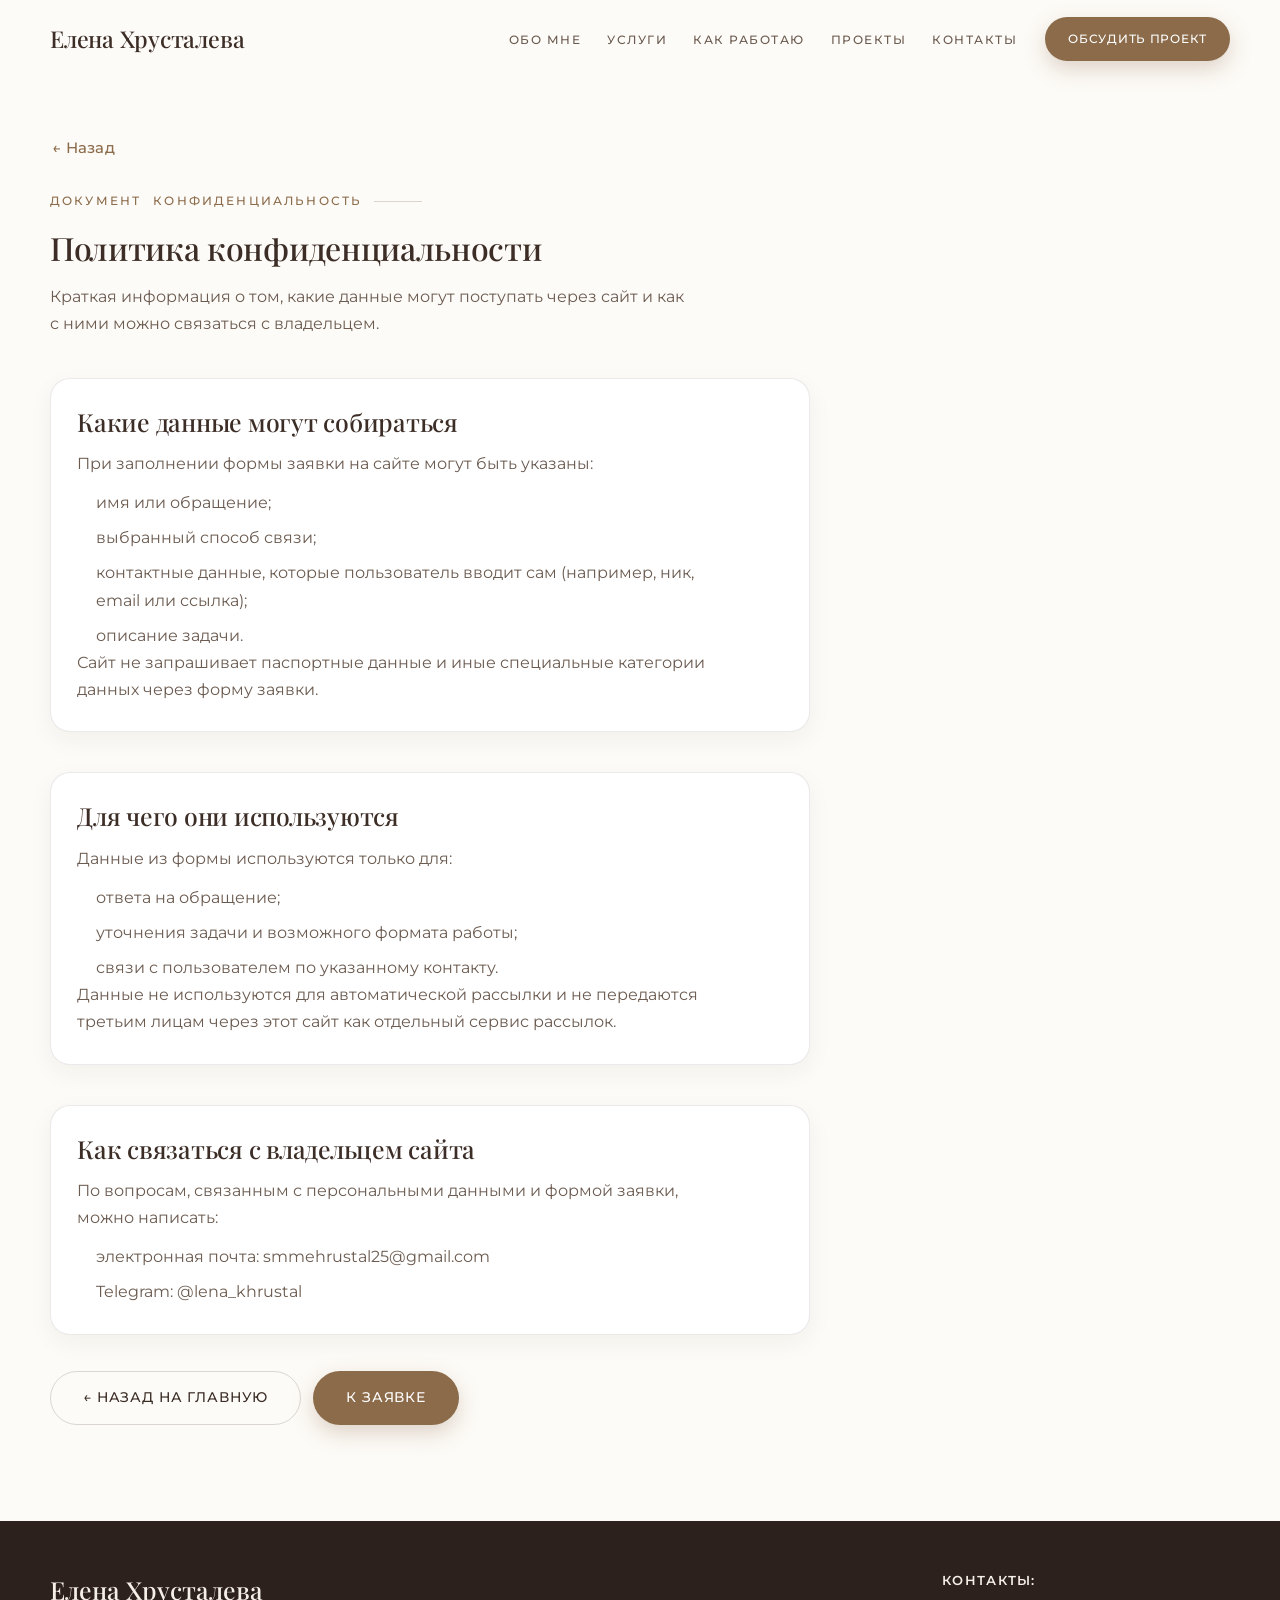
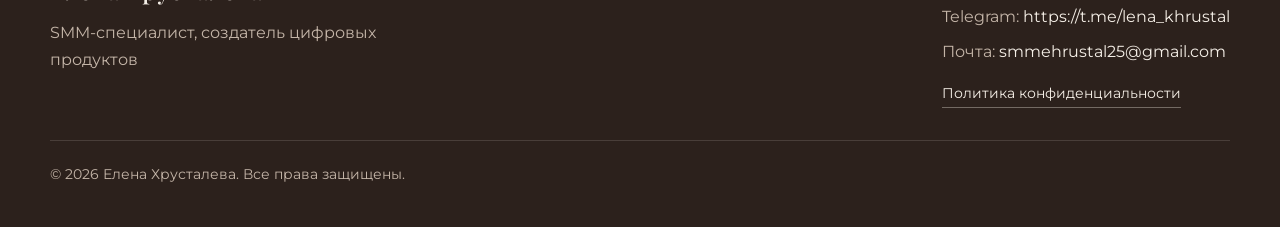
<file: privacy.html>
<!DOCTYPE html>
<html lang="ru">
<head>
  <meta charset="UTF-8">
  <meta name="viewport" content="width=device-width, initial-scale=1, viewport-fit=cover">

  <title>Политика конфиденциальности — Елена Хрусталева</title>
  <meta name="description" content="Политика конфиденциальности сайта Елены Хрусталевой.">
  <meta name="author" content="Елена Хрусталева">
  <meta name="theme-color" content="#FDFBF7">
  <meta name="robots" content="noindex">

  <link rel="icon" href="data:image/svg+xml,%3Csvg xmlns='http://www.w3.org/2000/svg' viewBox='0 0 32 32'%3E%3Crect width='32' height='32' rx='8' fill='%238B6B4A'/%3E%3Ctext x='16' y='22' text-anchor='middle' font-family='Georgia, serif' font-size='16' fill='%23FDFBF7'%3EL%3C/text%3E%3C/svg%3E">

  <link rel="preconnect" href="https://fonts.googleapis.com">
  <link rel="preconnect" href="https://fonts.gstatic.com" crossorigin>
  <link href="https://fonts.googleapis.com/css2?family=Playfair+Display:wght@400;500;600;700&family=Montserrat:wght@300;400;500;600;700&display=swap" rel="stylesheet">
  <link rel="stylesheet" href="styles.css">

  <style>
    .privacy-page {
      padding: 48px 0 96px;
    }

    .privacy-page .section-lead {
      max-width: 58ch;
    }

    .privacy-block {
      margin-top: 40px;
      padding: 28px 26px;
      background: var(--white);
      border: 1px solid var(--border);
      border-radius: var(--radius-card);
      box-shadow: var(--shadow-card);
      max-width: 760px;
    }

    .privacy-block h2 {
      font-size: 1.55rem;
      margin-bottom: 14px;
      text-transform: none;
      letter-spacing: -0.01em;
    }

    .privacy-page h1 {
      text-transform: none;
      letter-spacing: -0.01em;
    }

    .privacy-block p,
    .privacy-block li {
      color: var(--text-soft);
      max-width: 58ch;
    }

    .privacy-block ul {
      margin: 12px 0 0;
      padding-left: 1.2em;
    }

    .privacy-block li + li {
      margin-top: 8px;
    }

    .privacy-actions {
      display: flex;
      flex-wrap: wrap;
      gap: 12px;
      margin-top: 36px;
    }

    .back-nav {
      margin: 0 0 20px;
    }

    .back-link {
      display: inline-flex;
      align-items: center;
      min-height: 44px;
      padding: 8px 2px;
      font-family: var(--font-ui);
      font-size: 0.92rem;
      font-weight: 500;
      letter-spacing: 0.02em;
      color: var(--coffee);
      text-decoration: none;
    }

    .back-link:hover {
      color: var(--chocolate);
    }

    @media (max-width: 640px) {
      .privacy-page {
        padding: 28px 0 72px;
      }

      .privacy-block {
        padding: 22px 18px;
      }

      .privacy-actions {
        flex-direction: column;
      }

      .privacy-actions .btn {
        width: 100%;
        justify-content: center;
      }
    }
  </style>
</head>
<body>
  <!-- Текст политики является шаблоном и требует юридической проверки перед публикацией -->

  <a class="skip-link" href="#main">К содержимому</a>

  <header class="header" id="top">
    <div class="header__inner">
      <a class="logo" href="index.html" aria-label="Елена Хрусталева — на главную">
        <span class="logo__name">Елена Хрусталева</span>
      </a>

      <nav class="nav" id="site-nav" aria-label="Основная навигация">
        <ul class="nav__list">
          <li><a class="nav__link" href="index.html#about">Обо мне</a></li>
          <li><a class="nav__link" href="index.html#services">Услуги</a></li>
          <li><a class="nav__link" href="index.html#process">Как работаю</a></li>
          <li><a class="nav__link" href="index.html#projects">Проекты</a></li>
          <li><a class="nav__link" href="index.html#contact">Контакты</a></li>
        </ul>
        <a class="btn btn--primary header__cta" href="index.html#contact">Обсудить проект</a>
      </nav>

      <button class="burger" type="button" aria-label="Открыть меню" aria-expanded="false" aria-controls="site-nav">
        <span class="burger__line"></span>
        <span class="burger__line"></span>
        <span class="burger__line"></span>
      </button>
    </div>
  </header>

  <div class="nav-overlay" hidden></div>

  <main id="main" class="privacy-page">
    <div class="container">
      <p class="back-nav">
        <a class="back-link" href="index.html">← Назад</a>
      </p>
      <p class="section-kicker"><span>Документ</span> Конфиденциальность</p>
      <h1>Политика конфиденциальности</h1>
      <p class="section-lead">
        Краткая информация о том, какие данные могут поступать через сайт и как с ними можно связаться с владельцем.
      </p>

      <section class="privacy-block" aria-labelledby="privacy-data">
        <h2 id="privacy-data">Какие данные могут собираться</h2>
        <p>При заполнении формы заявки на сайте могут быть указаны:</p>
        <ul>
          <li>имя или обращение;</li>
          <li>выбранный способ связи;</li>
          <li>контактные данные, которые пользователь вводит сам (например, ник, email или ссылка);</li>
          <li>описание задачи.</li>
        </ul>
        <p>Сайт не запрашивает паспортные данные и иные специальные категории данных через форму заявки.</p>
      </section>

      <section class="privacy-block" aria-labelledby="privacy-purpose">
        <h2 id="privacy-purpose">Для чего они используются</h2>
        <p>Данные из формы используются только для:</p>
        <ul>
          <li>ответа на обращение;</li>
          <li>уточнения задачи и возможного формата работы;</li>
          <li>связи с пользователем по указанному контакту.</li>
        </ul>
        <p>Данные не используются для автоматической рассылки и не передаются третьим лицам через этот сайт как отдельный сервис рассылок.</p>
      </section>

      <section class="privacy-block" aria-labelledby="privacy-contact">
        <h2 id="privacy-contact">Как связаться с владельцем сайта</h2>
        <p>По вопросам, связанным с персональными данными и формой заявки, можно написать:</p>
        <ul>
          <li>
            электронная почта:
            <a href="mailto:smmehrustal25@gmail.com">smmehrustal25@gmail.com</a>
          </li>
          <li>
            Telegram:
            <a href="https://t.me/lena_khrustal" target="_blank" rel="noopener noreferrer">@lena_khrustal</a>
          </li>
        </ul>
      </section>

      <div class="privacy-actions">
        <a class="btn btn--secondary" href="index.html">← Назад на главную</a>
        <a class="btn btn--primary" href="index.html#contact">К заявке</a>
      </div>
    </div>
  </main>

  <footer class="footer">
    <div class="container footer__grid">
      <div class="footer__brand">
        <p class="footer__title">Елена Хрусталева</p>
        <p class="footer__meta">SMM-специалист, создатель цифровых продуктов</p>
      </div>

      <div class="footer__contacts">
        <p class="footer__label">Контакты:</p>
        <p class="footer__row">
          Telegram:
          <a href="https://t.me/lena_khrustal" target="_blank" rel="noopener noreferrer">https://t.me/lena_khrustal</a>
        </p>
        <p class="footer__row">
          Почта:
          <a href="mailto:smmehrustal25@gmail.com">smmehrustal25@gmail.com</a>
        </p>
        <a class="footer__privacy" href="privacy.html">Политика конфиденциальности</a>
      </div>
    </div>

    <div class="container">
      <p class="footer__copy">
        © <span id="footer-year"></span> Елена Хрусталева. Все права защищены.
      </p>
    </div>
  </footer>

  <script src="script.js"></script>
</body>
</html>
</file>
<file: styles.css>
/* =========================================================
   LENA KHRUSTAL — одностраничный сайт
   Стиль: тёплый минимализм (по референсу)
   Файл: токены → база → блоки → адаптив
   ========================================================= */

/* ---------- Токены дизайна ---------- */
:root {
  --white: #ffffff;
  --milk: #fdfbf7;
  --sand: #f5efe7;
  --beige: #ede9e6;
  --taupe: #ddd4ca;
  --coffee: #8b6b4a;
  --brown: #8b6b4a;
  --brown-hover: #7a5c3e;
  --chocolate: #3c2d26;
  --text: #3c2d26;
  --text-soft: #6b5b50;
  --footer-bg: #2c211c;
  --footer-text: #f5efe7;
  --footer-muted: #c4b5a8;

  --border: rgba(60, 45, 38, 0.10);
  --border-strong: rgba(60, 45, 38, 0.18);

  --shadow-soft: 0 16px 40px rgba(44, 33, 28, 0.07);
  --shadow-card: 0 8px 24px rgba(44, 33, 28, 0.05);
  --shadow-btn: 0 8px 22px rgba(139, 107, 74, 0.28);

  --radius-btn: 999px;
  --radius-card: 20px;
  --radius-photo: 24px;

  --font-display: "Playfair Display", "Times New Roman", serif;
  --font-ui: "Montserrat", "Segoe UI", sans-serif;

  --container: 1180px;
  --header-h: 78px;

  --ease: cubic-bezier(0.22, 1, 0.36, 1);
}

/* ---------- Сброс и база ---------- */
*,
*::before,
*::after {
  box-sizing: border-box;
}

html {
  scroll-behavior: smooth;
  scroll-padding-top: calc(var(--header-h) + 12px);
}

html,
body {
  margin: 0;
  padding: 0;
}

html {
  overflow-x: clip;
}

body {
  font-family: var(--font-ui);
  font-size: 16px;
  font-weight: 400;
  line-height: 1.7;
  color: var(--text);
  background: var(--milk);
  -webkit-font-smoothing: antialiased;
}

img,
svg {
  max-width: 100%;
  display: block;
}

a {
  color: inherit;
  text-decoration: none;
}

button,
input,
textarea {
  font: inherit;
}

h1,
h2,
h3 {
  font-family: var(--font-display);
  font-weight: 500;
  letter-spacing: -0.01em;
  line-height: 1.18;
  color: var(--chocolate);
  margin: 0;
  overflow-wrap: break-word;
}

p {
  margin: 0;
}

ul,
ol {
  margin: 0;
  padding: 0;
  list-style: none;
}

.container {
  width: min(100% - 40px, var(--container));
  margin-inline: auto;
}

.skip-link {
  position: absolute;
  left: 16px;
  top: -48px;
  z-index: 200;
  background: var(--brown);
  color: var(--milk);
  padding: 8px 14px;
  border-radius: 999px;
}

.skip-link:focus {
  top: 12px;
}

.visually-hidden {
  position: absolute;
  width: 1px;
  height: 1px;
  padding: 0;
  margin: -1px;
  overflow: hidden;
  clip: rect(0, 0, 0, 0);
  white-space: nowrap;
  border: 0;
}

:focus-visible {
  outline: 2px solid var(--coffee);
  outline-offset: 3px;
}

/* ---------- Кнопки ---------- */
.btn {
  display: inline-flex;
  align-items: center;
  justify-content: center;
  gap: 8px;
  min-height: 52px;
  padding: 14px 32px;
  border-radius: var(--radius-btn);
  font-family: var(--font-ui);
  font-size: 0.88rem;
  font-weight: 500;
  letter-spacing: 0.06em;
  text-transform: uppercase;
  cursor: pointer;
  border: 1px solid transparent;
  transition: background 0.35s var(--ease), color 0.35s var(--ease), transform 0.35s var(--ease), box-shadow 0.35s var(--ease), border-color 0.35s var(--ease);
}

.btn--primary {
  background: var(--brown);
  color: var(--white);
  box-shadow: var(--shadow-btn);
}

.btn--primary:hover {
  background: var(--brown-hover);
  transform: translateY(-2px);
  box-shadow: 0 12px 28px rgba(139, 107, 74, 0.34);
}

.btn--secondary {
  background: transparent;
  color: var(--chocolate);
  border-color: var(--border-strong);
}

.btn--secondary:hover {
  background: var(--sand);
  transform: translateY(-2px);
}

.btn--light {
  background: var(--sand);
  color: var(--chocolate);
}

.btn--light:hover {
  background: var(--beige);
  transform: translateY(-2px);
}

.btn--small {
  min-height: 44px;
  padding: 10px 22px;
  font-size: 0.8rem;
}

.btn--full {
  width: 100%;
}

.btn__arrow {
  transition: transform 0.4s var(--ease);
}

.btn--secondary:hover .btn__arrow {
  transform: translateX(4px);
}

/* ---------- Header ---------- */
.header {
  position: sticky;
  top: 0;
  z-index: 100;
  background: transparent;
  border-bottom: 1px solid transparent;
  transition: border-color 0.4s var(--ease), box-shadow 0.4s var(--ease);
}

.header::before {
  content: "";
  position: absolute;
  inset: 0;
  background: rgba(253, 251, 247, 0.82);
  backdrop-filter: blur(16px);
  -webkit-backdrop-filter: blur(16px);
  z-index: 0;
  pointer-events: none;
  transition: background 0.4s var(--ease), box-shadow 0.4s var(--ease);
}

.header.is-scrolled {
  border-bottom-color: var(--border);
}

.header.is-scrolled::before {
  background: rgba(253, 251, 247, 0.94);
  box-shadow: 0 8px 24px rgba(44, 33, 28, 0.04);
}

.header__inner {
  position: relative;
  z-index: 1;
  width: min(100% - 40px, var(--container));
  margin-inline: auto;
  min-height: var(--header-h);
  display: flex;
  align-items: center;
  justify-content: space-between;
  gap: 24px;
}

.logo {
  display: flex;
  flex-direction: column;
  line-height: 1.1;
}

.logo__name {
  font-family: var(--font-display);
  font-size: clamp(1.2rem, 0.95rem + 0.9vw, 1.45rem);
  font-weight: 500;
  letter-spacing: -0.01em;
  color: var(--chocolate);
  white-space: nowrap;
}

.logo__role {
  font-size: 0.68rem;
  letter-spacing: 0.12em;
  text-transform: uppercase;
  color: var(--coffee);
  max-width: 28ch;
}

.nav {
  display: flex;
  align-items: center;
  gap: 28px;
}

.nav__list {
  display: flex;
  align-items: center;
  gap: 26px;
}

.nav__link {
  font-size: 0.78rem;
  font-weight: 500;
  letter-spacing: 0.12em;
  text-transform: uppercase;
  color: var(--text-soft);
  position: relative;
}

.nav__link::after {
  content: "";
  position: absolute;
  left: 0;
  bottom: -6px;
  width: 0;
  height: 1px;
  background: var(--coffee);
  transition: width 0.35s var(--ease);
}

.nav__link:hover {
  color: var(--chocolate);
}

.nav__link:hover::after {
  width: 100%;
}

.header__cta {
  min-height: 44px;
  padding: 10px 22px;
  font-size: 0.75rem;
}

.burger {
  display: none;
  width: 44px;
  height: 44px;
  border: 0;
  background: transparent;
  cursor: pointer;
  padding: 10px 8px;
  appearance: none;
  -webkit-appearance: none;
  touch-action: manipulation;
}

.burger__line {
  display: block;
  height: 1.5px;
  background: var(--chocolate);
  margin: 6px 0;
  transition: transform 0.4s var(--ease), opacity 0.3s var(--ease);
}

.nav-overlay {
  display: none;
}

/* ---------- Hero ---------- */
.hero {
  background: var(--milk);
  padding: 40px 0 96px;
}

.hero__grid {
  display: grid;
  grid-template-columns: minmax(0, 1.05fr) minmax(280px, 0.95fr);
  gap: 72px;
  align-items: center;
}

.hero__name {
  margin: 0 0 14px;
  font-family: var(--font-ui);
  font-size: clamp(0.78rem, 0.7rem + 0.35vw, 0.88rem);
  font-weight: 600;
  letter-spacing: 0.18em;
  text-transform: uppercase;
  color: var(--coffee);
}

.eyebrow {
  margin: 0 0 22px;
  font-family: var(--font-ui);
  font-size: 0.82rem;
  font-weight: 500;
  letter-spacing: 0.14em;
  text-transform: uppercase;
  color: var(--coffee);
}

.hero h1 {
  font-size: clamp(2.5rem, 1.3rem + 3.6vw, 4.4rem);
  font-weight: 500;
  letter-spacing: -0.02em;
  line-height: 1.12;
}

.accent {
  color: var(--coffee);
}

.hero__lead {
  margin-top: 24px;
  max-width: 42ch;
  font-size: 1.05rem;
  color: var(--text-soft);
}

.hero__actions {
  display: flex;
  flex-wrap: wrap;
  gap: 14px;
  margin-top: 34px;
}

.hero__note {
  margin-top: 22px;
  font-size: 0.9rem;
  color: var(--coffee);
}

.hero__photo {
  margin: 0;
  border-radius: var(--radius-photo);
  overflow: hidden;
  box-shadow:
    0 20px 48px rgba(44, 33, 28, 0.12),
    0 0 0 1px rgba(139, 107, 74, 0.10);
  aspect-ratio: 4 / 5;
  max-height: min(78vh, 740px);
  background: var(--sand);
}

.hero__photo img {
  width: 100%;
  height: 100%;
  object-fit: cover;
  object-position: 50% 18%;
}

/* ---------- Секции ---------- */
.section {
  padding: 108px 0;
}

.section--white { background: var(--white); }
.section--milk { background: var(--milk); }
.section--beige { background: var(--sand); }
.section--sand { background: var(--beige); }

.section-kicker {
  display: flex;
  align-items: center;
  gap: 12px;
  font-family: var(--font-ui);
  font-size: 0.75rem;
  font-weight: 500;
  letter-spacing: 0.18em;
  text-transform: uppercase;
  color: var(--coffee);
  margin-bottom: 18px;
}

.section-kicker span {
  font-variant-numeric: tabular-nums;
}

.section-kicker::after {
  content: "";
  width: 48px;
  height: 1px;
  background: var(--taupe);
}

.section h2 {
  font-size: clamp(1.75rem, 1rem + 2.2vw, 2.85rem);
  max-width: 22ch;
  font-weight: 500;
  letter-spacing: 0.04em;
  text-transform: uppercase;
}

.section-lead {
  margin-top: 16px;
  color: var(--text-soft);
  max-width: 46ch;
}

/* ---------- About ---------- */
.about__lead {
  max-width: 42ch;
}

.about__content {
  margin-top: 28px;
}

.about__text {
  color: var(--text-soft);
  font-size: 1.05rem;
  max-width: 54ch;
}

.about__facts {
  display: grid;
  grid-template-columns: repeat(3, minmax(0, 1fr));
  gap: 14px;
  margin-top: 28px;
}

.about__fact {
  background: var(--sand);
  border: 1px solid var(--border);
  border-radius: 16px;
  padding: 18px 16px;
  box-shadow: none;
}

.about__fact p {
  margin: 0;
  color: var(--chocolate);
  font-size: 0.92rem;
  font-weight: 600;
  line-height: 1.4;
}

/* ---------- Services ---------- */
.services-grid {
  display: grid;
  grid-template-columns: repeat(2, minmax(0, 1fr));
  grid-auto-rows: 1fr;
  gap: 20px;
  margin-top: 48px;
  align-items: stretch;
}

.services-grid .card {
  height: 100%;
  min-width: 0;
  display: flex;
  flex-direction: column;
}

.card {
  background: var(--sand);
  border: 1px solid var(--border);
  border-radius: var(--radius-card);
  padding: 36px 30px;
  box-shadow: none;
  transition: transform 0.45s var(--ease), box-shadow 0.45s var(--ease), background 0.45s var(--ease);
}

.card:hover {
  transform: translateY(-4px);
  box-shadow: var(--shadow-soft);
  background: var(--white);
}

.card__num {
  font-family: var(--font-display);
  font-size: 0.85rem;
  letter-spacing: 0.08em;
  color: var(--coffee);
}

.card__icon {
  width: 52px;
  height: 52px;
  border-radius: 50%;
  background: transparent;
  color: var(--brown);
  display: grid;
  place-items: center;
  margin: 16px 0 18px;
  flex-shrink: 0;
  border: 1px solid var(--taupe);
}

.card h3 {
  font-size: 1.35rem;
  margin-bottom: 10px;
  overflow-wrap: anywhere;
  word-break: break-word;
}

.card p {
  color: var(--text-soft);
  overflow-wrap: anywhere;
  word-break: break-word;
  hyphens: auto;
}

.services-grid .card p {
  flex-grow: 1;
}

/* ---------- Timeline ---------- */
.timeline {
  display: grid;
  grid-template-columns: repeat(6, 1fr);
  gap: 18px;
  margin-top: 56px;
  position: relative;
}

.timeline::before {
  content: "";
  position: absolute;
  top: 23px;
  left: 8px;
  right: 8px;
  height: 1px;
  background: var(--taupe);
}

.timeline__item {
  position: relative;
  padding-top: 56px;
}

.timeline__num {
  position: absolute;
  top: 0;
  left: 0;
  width: 46px;
  height: 46px;
  border-radius: 50%;
  background: var(--milk);
  border: 1px solid var(--border-strong);
  display: grid;
  place-items: center;
  font-family: var(--font-display);
  font-size: 0.85rem;
  letter-spacing: 0.04em;
  color: var(--brown);
  z-index: 1;
}

.timeline__item h3 {
  font-size: 1.2rem;
  margin-bottom: 8px;
  text-transform: none;
  letter-spacing: -0.01em;
}

.timeline__item p {
  color: var(--text-soft);
  font-size: 0.95rem;
}

/* ---------- Projects ---------- */
.projects-grid {
  display: grid;
  grid-template-columns: repeat(2, minmax(0, 1fr));
  grid-auto-rows: 1fr;
  gap: 24px;
  margin-top: 48px;
  align-items: stretch;
}

.project-card {
  background: var(--sand);
  border: 1px solid var(--border);
  border-radius: var(--radius-card);
  overflow: hidden;
  box-shadow: none;
  display: flex;
  flex-direction: column;
  height: 100%;
  min-width: 0;
  transition: transform 0.45s var(--ease), box-shadow 0.45s var(--ease);
}

.project-card:hover {
  transform: translateY(-4px);
  box-shadow: var(--shadow-soft);
}

.project-card__media {
  aspect-ratio: 16 / 10;
  background: var(--beige);
  overflow: hidden;
}

a.project-card__media {
  display: block;
  color: inherit;
  text-decoration: none;
}

.project-card__media img {
  width: 100%;
  height: 100%;
  object-fit: cover;
  display: block;
}

.project-placeholder {
  width: 100%;
  height: 100%;
  display: grid;
  place-items: center;
  color: var(--coffee);
  letter-spacing: 0.1em;
  text-transform: uppercase;
  font-size: 0.78rem;
  font-weight: 500;
  background:
    linear-gradient(var(--border), var(--border)) center / 48% 1px no-repeat,
    linear-gradient(var(--border), var(--border)) center / 1px 42% no-repeat,
    var(--beige);
}

.project-card__body {
  padding: 26px 24px 28px;
  display: flex;
  flex-direction: column;
  gap: 10px;
  flex: 1;
}

.project-card__cat {
  font-size: 0.75rem;
  letter-spacing: 0.14em;
  text-transform: uppercase;
  font-weight: 500;
  color: var(--coffee);
}

.project-card h3 {
  font-size: 1.45rem;
  text-transform: none;
  letter-spacing: -0.01em;
}

.project-card__body > p {
  color: var(--text-soft);
  flex-grow: 1;
}

.project-card__tools {
  display: flex;
  flex-wrap: wrap;
  gap: 8px;
  margin: 4px 0 0;
  padding: 0;
  list-style: none;
}

.project-card__tools li {
  padding: 6px 12px;
  border-radius: 999px;
  background: var(--milk);
  border: 1px solid var(--border);
  color: var(--brown);
  font-size: 0.78rem;
  font-weight: 500;
  letter-spacing: 0.02em;
}

.project-card__status {
  margin-top: auto;
  align-self: flex-start;
  display: inline-flex;
  padding: 8px 14px;
  border-radius: 999px;
  background: var(--beige);
  border: 1px solid var(--border);
  color: var(--chocolate);
  font-size: 0.8rem;
  font-weight: 600;
}

.project-card--soon .project-card__status {
  margin-top: 0;
}

.project-card--soon .project-card__body {
  justify-content: flex-start;
}

.project-card--soon h3 {
  margin-top: 4px;
  color: var(--chocolate);
}

.project-card .btn {
  margin-top: auto;
  align-self: stretch;
  width: 100%;
  max-width: 100%;
  box-sizing: border-box;
  text-align: center;
}

/* ---------- Advantages ---------- */
.advantages {
  margin-top: 48px;
  border-top: 1px solid var(--border);
}

.advantage {
  display: grid;
  grid-template-columns: 72px 1fr;
  gap: 20px;
  padding: 28px 0;
  border-bottom: 1px solid var(--border);
}

.advantage__num {
  font-family: var(--font-display);
  font-size: 1.1rem;
  letter-spacing: 0.04em;
  color: var(--coffee);
  padding-top: 4px;
}

.advantage h3 {
  font-size: 1.45rem;
  margin-bottom: 8px;
  text-transform: none;
  letter-spacing: -0.01em;
}

.advantage p {
  color: var(--text-soft);
  max-width: 62ch;
}

/* ---------- CTA band ---------- */
.cta-band {
  background: var(--footer-bg);
  color: var(--footer-text);
  padding: 96px 0;
  text-align: center;
}

.cta-band h2 {
  color: var(--footer-text);
  font-size: clamp(2rem, 1.2rem + 2.6vw, 3.4rem);
  max-width: 16ch;
  margin-inline: auto;
  text-transform: uppercase;
  letter-spacing: 0.04em;
}

.cta-band p {
  margin: 18px auto 32px;
  max-width: 44ch;
  color: var(--footer-muted);
}

/* ---------- Form ---------- */
.contact-wrap {
  display: grid;
  grid-template-columns: 0.9fr 1.1fr;
  gap: 64px;
  align-items: start;
}

.contact-actions {
  display: flex;
  flex-wrap: wrap;
  gap: 12px;
  margin-top: 28px;
}

.contact-actions .btn {
  text-decoration: none;
  cursor: pointer;
  position: relative;
  z-index: 1;
}

.form {
  background: var(--white);
  border: 1px solid var(--border);
  border-radius: var(--radius-card);
  padding: 36px 32px;
  box-shadow: var(--shadow-card);
}

.form__field {
  margin-bottom: 20px;
}

.form__field label {
  display: block;
  margin-bottom: 8px;
  font-size: 0.85rem;
  font-weight: 500;
  letter-spacing: 0.04em;
  color: var(--chocolate);
}

.form__hint {
  margin-top: 8px;
  font-size: 0.88rem;
}

.form__hint a {
  color: var(--brown);
  border-bottom: 1px solid var(--taupe);
  padding-bottom: 1px;
}

.form__hint a:hover {
  color: var(--chocolate);
}

.form__field--consent {
  margin-top: 8px;
}

.form__consent {
  display: flex;
  align-items: flex-start;
  gap: 12px;
  margin-bottom: 0;
  font-size: 0.9rem;
  line-height: 1.5;
  color: var(--text-soft);
  cursor: pointer;
}

.form__consent input[type="checkbox"] {
  width: 20px;
  height: 20px;
  min-width: 20px;
  margin-top: 2px;
  accent-color: var(--brown);
  cursor: pointer;
  flex-shrink: 0;
}

.form__consent a {
  color: var(--brown);
  border-bottom: 1px solid var(--taupe);
  padding-bottom: 1px;
}

.form__consent a:hover {
  color: var(--chocolate);
}

.form__field.is-invalid .form__consent {
  color: #9a4a3a;
}

.form__field input:not([type="checkbox"]),
.form__field select,
.form__field textarea {
  width: 100%;
  border: 1px solid var(--border-strong);
  border-radius: 12px;
  background: var(--milk);
  color: var(--text);
  padding: 14px 16px;
  outline: none;
  transition: border-color 0.25s var(--ease), box-shadow 0.25s var(--ease);
  font: inherit;
  appearance: none;
  -webkit-appearance: none;
}

.form__field select {
  background-image: linear-gradient(45deg, transparent 50%, var(--coffee) 50%),
    linear-gradient(135deg, var(--coffee) 50%, transparent 50%);
  background-position: calc(100% - 20px) calc(50% - 3px), calc(100% - 14px) calc(50% - 3px);
  background-size: 6px 6px, 6px 6px;
  background-repeat: no-repeat;
  padding-right: 40px;
  cursor: pointer;
}

.form__field textarea {
  resize: vertical;
  min-height: 120px;
}

.form__field input:not([type="checkbox"]):focus,
.form__field select:focus,
.form__field textarea:focus {
  border-color: var(--coffee);
  box-shadow: 0 0 0 4px rgba(139, 107, 74, 0.14);
}

.form__field.is-invalid input:not([type="checkbox"]),
.form__field.is-invalid select {
  border-color: #9a4a3a;
}

.form__error {
  margin-top: 6px;
  color: #9a4a3a;
  font-size: 0.88rem;
}

.form-success {
  background: var(--white);
  border: 1px solid var(--border);
  border-radius: var(--radius-card);
  padding: 40px 32px;
  box-shadow: var(--shadow-card);
}

.form-success h3 {
  font-size: 1.8rem;
  margin-bottom: 10px;
  text-transform: none;
  letter-spacing: -0.01em;
}

.form-success p {
  color: var(--text-soft);
  margin-bottom: 8px;
}

.form-success .contact-actions {
  margin-top: 22px;
}

/* ---------- Footer ---------- */
.footer {
  background: var(--footer-bg);
  border-top: none;
  padding: 48px 0 40px;
  color: var(--footer-text);
}

.footer__grid {
  display: flex;
  justify-content: space-between;
  gap: 32px;
  align-items: start;
}

.footer__title {
  font-family: var(--font-display);
  font-size: 1.55rem;
  font-weight: 500;
  color: var(--footer-text);
}

.footer__meta {
  color: var(--footer-muted);
  margin-top: 8px;
  max-width: 36ch;
}

.footer__contacts {
  max-width: 42ch;
}

.footer__label {
  color: var(--footer-text);
  font-weight: 600;
  font-size: 0.82rem;
  letter-spacing: 0.1em;
  text-transform: uppercase;
  margin-bottom: 12px;
}

.footer__row {
  color: var(--footer-muted);
  margin-top: 8px;
  word-break: break-word;
}

.footer__row a,
.footer__privacy {
  color: var(--footer-text);
}

.footer__row a:hover,
.footer__privacy:hover {
  color: var(--sand);
}

.footer__privacy {
  display: inline-block;
  margin-top: 16px;
  border-bottom: 1px solid rgba(245, 239, 231, 0.35);
  padding-bottom: 1px;
  font-size: 0.9rem;
}

.footer__copy {
  margin-top: 32px;
  padding-top: 22px;
  border-top: 1px solid rgba(245, 239, 231, 0.14);
  color: var(--footer-muted);
  font-size: 0.88rem;
}

/* ---------- Анимации появления ---------- */
.reveal {
  opacity: 0;
  transform: translateY(22px);
  transition: opacity 0.7s var(--ease), transform 0.7s var(--ease);
}

.reveal.is-visible {
  opacity: 1;
  transform: none;
}

@keyframes arrow-nudge {
  0%, 100% { transform: translateX(0); }
  50% { transform: translateX(4px); }
}

body.menu-open {
  overflow: hidden;
}

/* ---------- Адаптив: планшет до 1100 ---------- */
@media (max-width: 1100px) {
  html,
  body {
    width: 100%;
    max-width: 100%;
    position: relative;
    -webkit-text-size-adjust: 100%;
    text-size-adjust: 100%;
  }

  .container,
  .header__inner {
    width: min(100% - 40px, var(--container));
    max-width: 100%;
    margin-inline: auto;
    box-sizing: border-box;
  }

  .section,
  .cta-band,
  .footer,
  .hero {
    max-width: 100%;
  }

  .card,
  .project-card,
  .form,
  .form-success,
  .advantage,
  .timeline__item {
    min-width: 0;
    max-width: 100%;
  }

  .card h3,
  .project-card h3,
  .project-card__body > p,
  .card p {
    overflow-wrap: anywhere;
    word-break: break-word;
  }

  .reveal {
    opacity: 1;
    transform: none;
  }

  .header {
    z-index: 140;
  }

  .header::before {
    backdrop-filter: none;
    -webkit-backdrop-filter: none;
    background: #fdfbf7;
  }

  .btn,
  .burger,
  .nav__link,
  .form__consent {
    touch-action: manipulation;
  }

  .btn {
    min-height: 48px;
  }

  .hero__grid {
    grid-template-columns: minmax(0, 1fr) minmax(0, 1fr);
    gap: 28px;
    align-items: center;
  }

  .hero {
    padding: 28px 0 56px;
  }

  .hero h1 {
    font-size: clamp(2.1rem, 3.4vw, 3.4rem);
  }

  .hero__photo {
    min-width: 0;
    aspect-ratio: 4 / 5;
    max-height: 68vh;
  }

  .nav {
    position: fixed;
    inset: 0;
    width: 100%;
    background: var(--milk);
    flex-direction: column;
    align-items: stretch;
    justify-content: flex-start;
    gap: 28px;
    min-height: 100dvh;
    min-height: 100vh;
    padding: 96px 28px 40px;
    transform: translateY(-8px);
    opacity: 0;
    visibility: hidden;
    pointer-events: none;
    transition: transform 0.5s var(--ease), opacity 0.5s var(--ease), visibility 0.5s var(--ease);
    z-index: 120;
  }

  .nav.is-open {
    transform: none;
    opacity: 1;
    visibility: visible;
    pointer-events: auto;
  }

  .nav__list {
    flex-direction: column;
    align-items: flex-start;
    gap: 18px;
  }

  .nav__link {
    font-size: 1.15rem;
    font-family: var(--font-display);
    letter-spacing: 0.04em;
    text-transform: none;
    color: var(--chocolate);
  }

  .header__cta {
    width: 100%;
  }

  .burger {
    display: block;
    z-index: 130;
    position: relative;
  }

  .burger.is-open .burger__line:nth-child(1) {
    transform: translateY(7.5px) rotate(45deg);
  }

  .burger.is-open .burger__line:nth-child(2) {
    opacity: 0;
  }

  .burger.is-open .burger__line:nth-child(3) {
    transform: translateY(-7.5px) rotate(-45deg);
  }

  .nav-overlay {
    display: block;
    position: fixed;
    inset: 0;
    background: rgba(44, 33, 28, 0.32);
    z-index: 90;
    opacity: 0;
    pointer-events: none;
    transition: opacity 0.4s var(--ease);
  }

  .nav-overlay.is-visible {
    opacity: 1;
    pointer-events: auto;
  }

  .services-grid,
  .timeline,
  .projects-grid {
    grid-template-columns: repeat(2, minmax(0, 1fr));
  }

  .timeline::before {
    display: none;
  }

  .contact-wrap {
    grid-template-columns: 1fr;
    gap: 24px;
  }

  .contact-actions {
    display: flex;
    flex-wrap: wrap;
    gap: 12px;
  }

  .contact-actions .btn {
    width: auto;
    flex: 1 1 auto;
    min-width: min(100%, 11rem);
    justify-content: center;
  }

  .contact-actions a.btn[href*="vk."] {
    min-width: 7.5rem;
    flex: 0 1 auto;
  }

  .section {
    padding: 80px 0;
  }

  .footer__grid {
    flex-direction: column;
  }
}

/* ---------- Адаптив: узкий планшет ---------- */
@media (max-width: 900px) {
  .hero__grid {
    grid-template-columns: 1fr;
    gap: 32px;
  }

  .hero__photo {
    max-height: min(70vh, 560px);
    max-width: 420px;
    width: 100%;
    margin-inline: auto;
  }

  .hero__actions {
    flex-direction: column;
    align-items: stretch;
  }

  .hero__actions .btn {
    width: 100%;
  }

  .about__facts {
    grid-template-columns: 1fr;
  }
}

/* ---------- Адаптив: 390 ---------- */
@media (max-width: 768px) {
  .services-grid,
  .projects-grid {
    grid-template-columns: 1fr;
    gap: 18px;
  }

  .project-card__body {
    padding: 22px 18px 22px;
  }

  .project-card .btn,
  .services-grid .card .btn {
    width: 100%;
  }
}

@media (max-width: 640px) {
  .container,
  .header__inner {
    width: min(100% - 32px, var(--container));
    max-width: 100%;
  }

  body {
    font-size: 15.5px;
  }

  .hero {
    padding: 20px 0 64px;
  }

  .hero__grid {
    grid-template-columns: 1fr;
    gap: 28px;
  }

  .hero__photo {
    max-height: none;
  }

  .hero h1 {
    max-width: none;
  }

  .hero__actions {
    flex-direction: column;
  }

  .hero__actions .btn {
    width: 100%;
  }

  .about__facts {
    grid-template-columns: 1fr;
  }

  .section {
    padding: 68px 0;
  }

  .section h2 {
    max-width: none;
  }

  .services-grid,
  .timeline,
  .projects-grid {
    grid-template-columns: 1fr;
  }

  .timeline {
    margin-top: 36px;
    padding-left: 0;
    overflow: visible;
  }

  .timeline__item {
    padding: 0 0 28px 52px;
    border-left: 1px solid var(--taupe);
    margin-left: 12px;
  }

  .timeline__item:last-child {
    border-left-color: transparent;
    padding-bottom: 0;
  }

  .timeline__num {
    left: -20px;
  }

  .advantage {
    grid-template-columns: 1fr;
    gap: 6px;
  }

  .cta-band {
    padding: 72px 0;
    text-align: left;
  }

  .cta-band h2 {
    max-width: none;
  }

  .cta-band .btn {
    width: 100%;
  }

  .contact-actions {
    flex-direction: column;
    align-items: stretch;
  }

  .contact-actions .btn,
  .contact-actions a.btn[href*="vk."] {
    width: 100%;
    min-width: 0;
    align-self: stretch;
    justify-content: center;
  }

  .form,
  .form-success {
    padding: 24px 16px;
    max-width: 100%;
  }

  .card {
    padding: 22px 16px;
  }

  .footer__row,
  .footer__contacts a {
    overflow-wrap: anywhere;
    word-break: break-word;
  }

  .logo__name {
    font-size: clamp(0.95rem, 3.8vw, 1.15rem);
    max-width: min(58vw, 14rem);
  }
}

@media (max-width: 360px) {
  .container,
  .header__inner {
    width: min(100% - 24px, var(--container));
  }

  .btn {
    padding-inline: 18px;
    font-size: 0.8rem;
  }

  .project-card__tools {
    gap: 6px;
  }

  .project-card__tools li {
    padding: 6px 10px;
  }

  .section-kicker {
    font-size: 0.75rem;
    letter-spacing: 0.14em;
  }

  .services-grid {
    grid-auto-rows: auto;
  }
}

/* ---------- Без анимаций, если пользователь так просит ---------- */
@media (prefers-reduced-motion: reduce) {
  html {
    scroll-behavior: auto;
  }

  *,
  *::before,
  *::after {
    animation: none !important;
    transition: none !important;
  }

  .reveal {
    opacity: 1;
    transform: none;
  }
}
</file>
